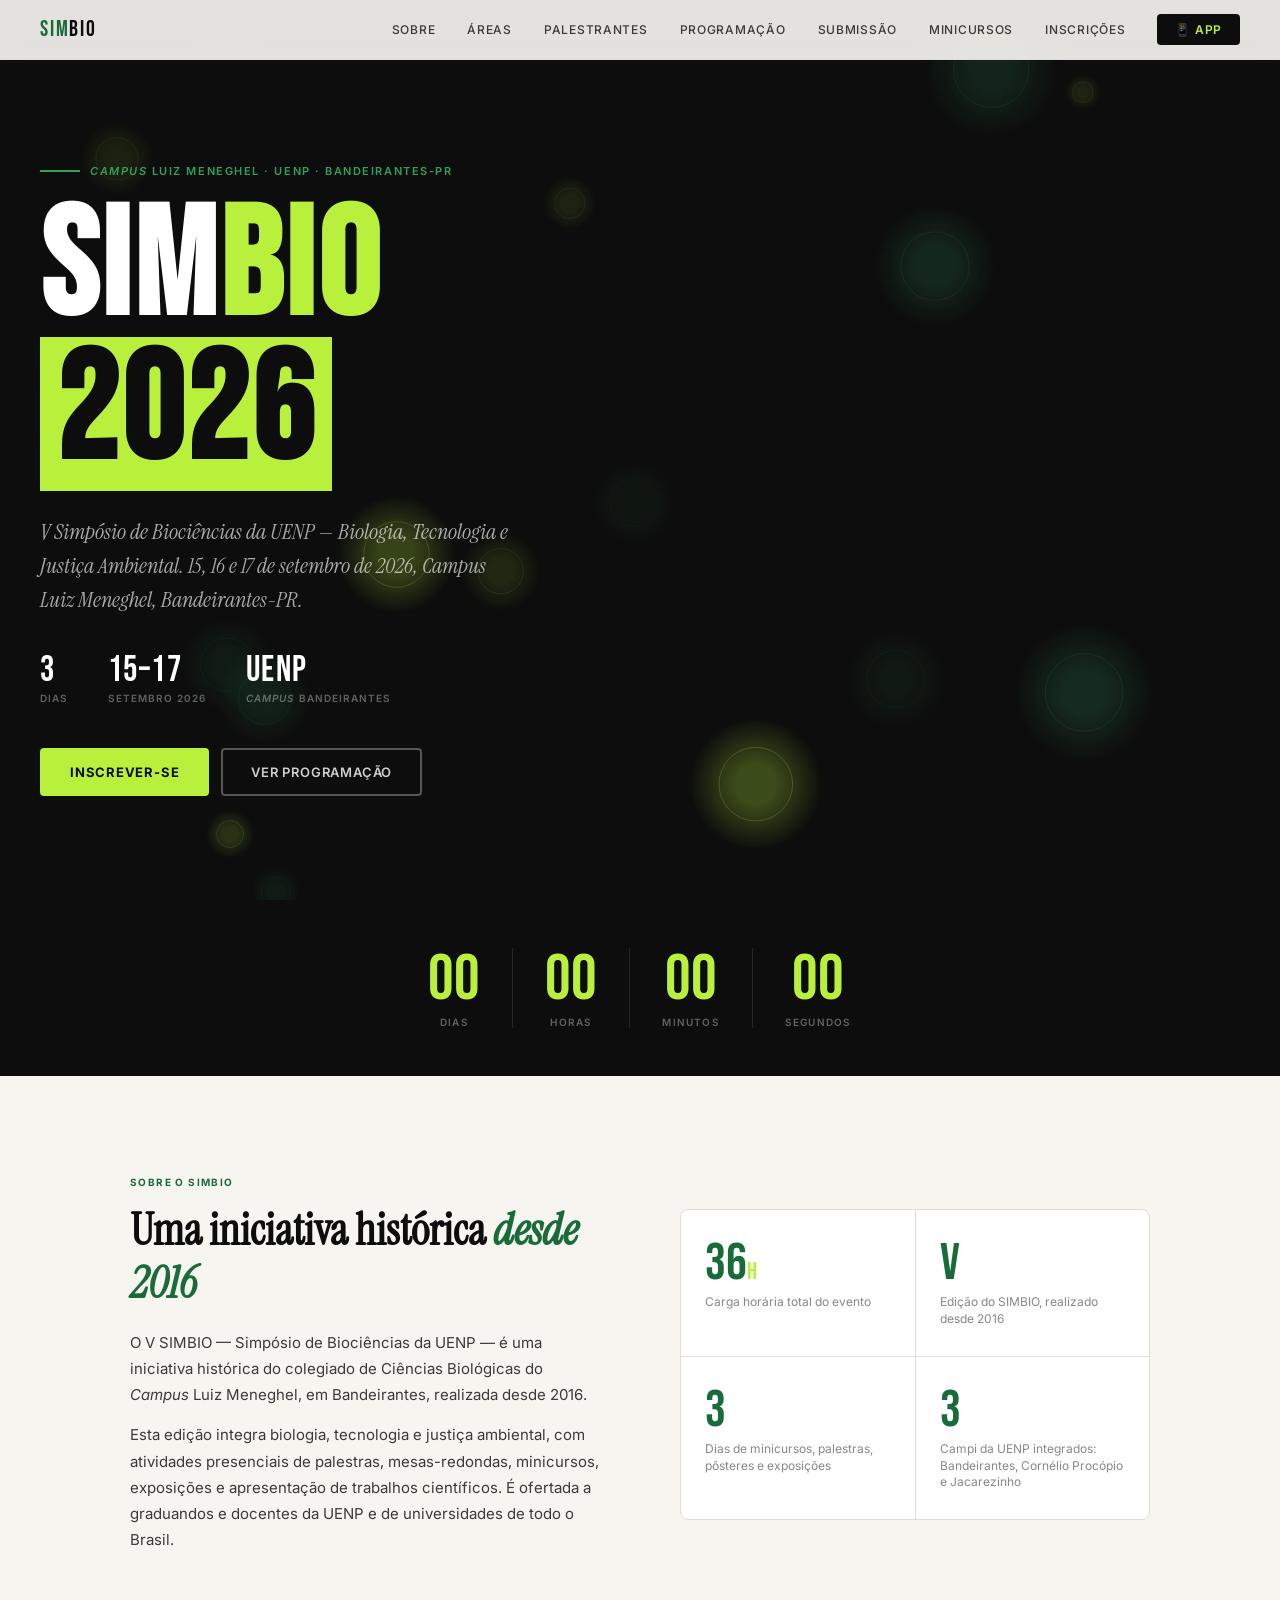
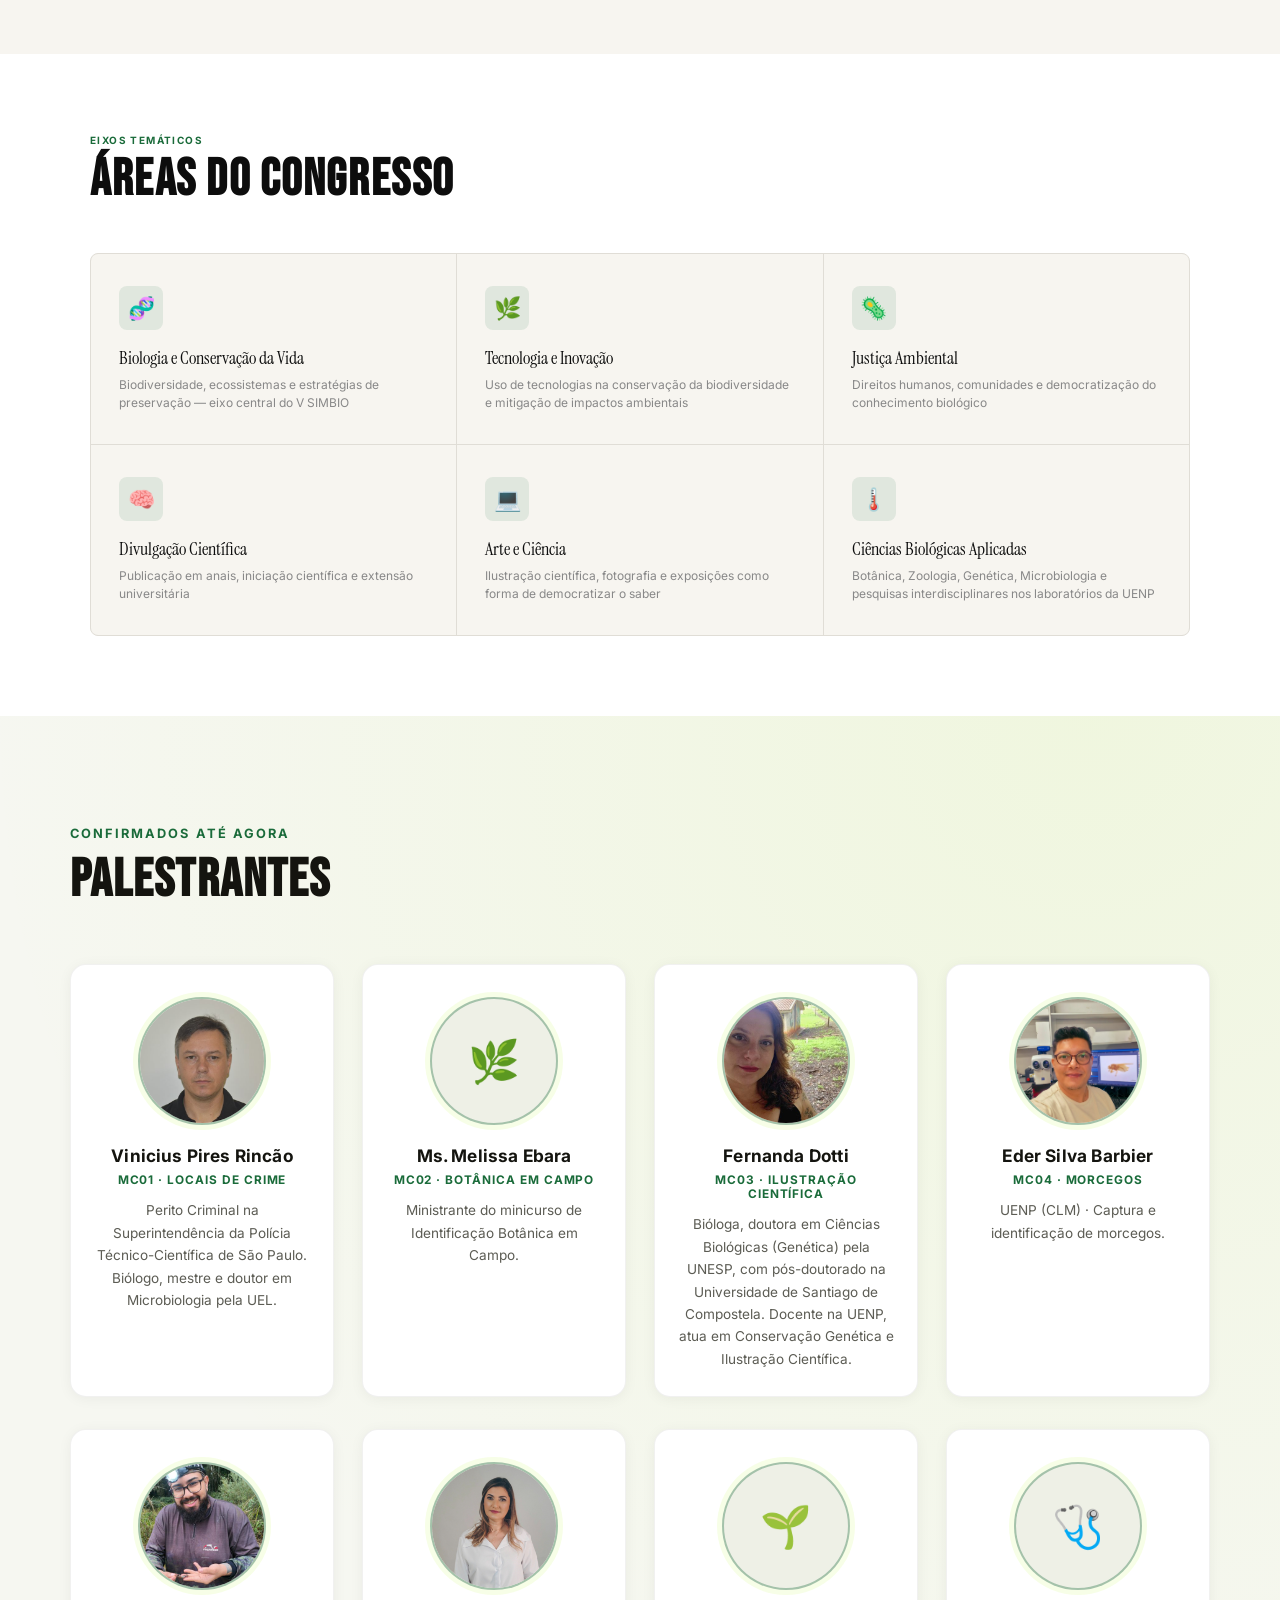
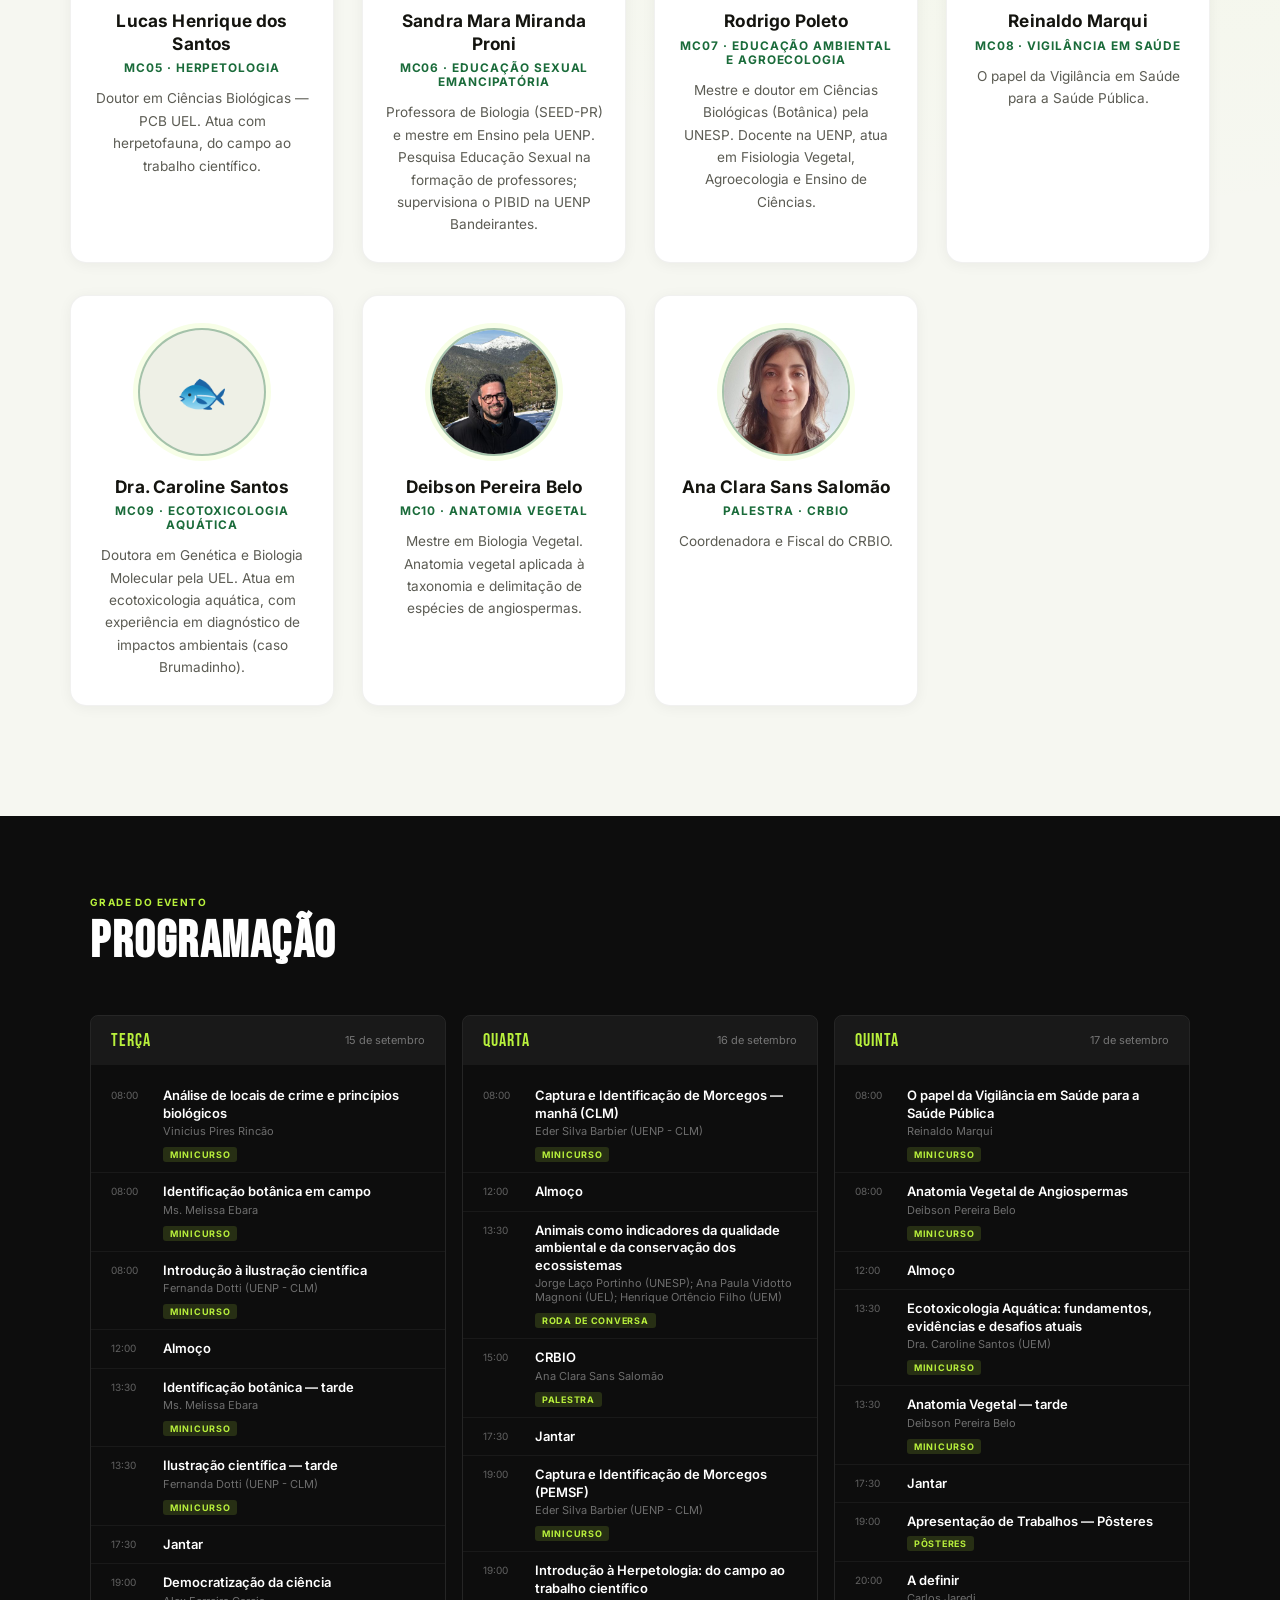
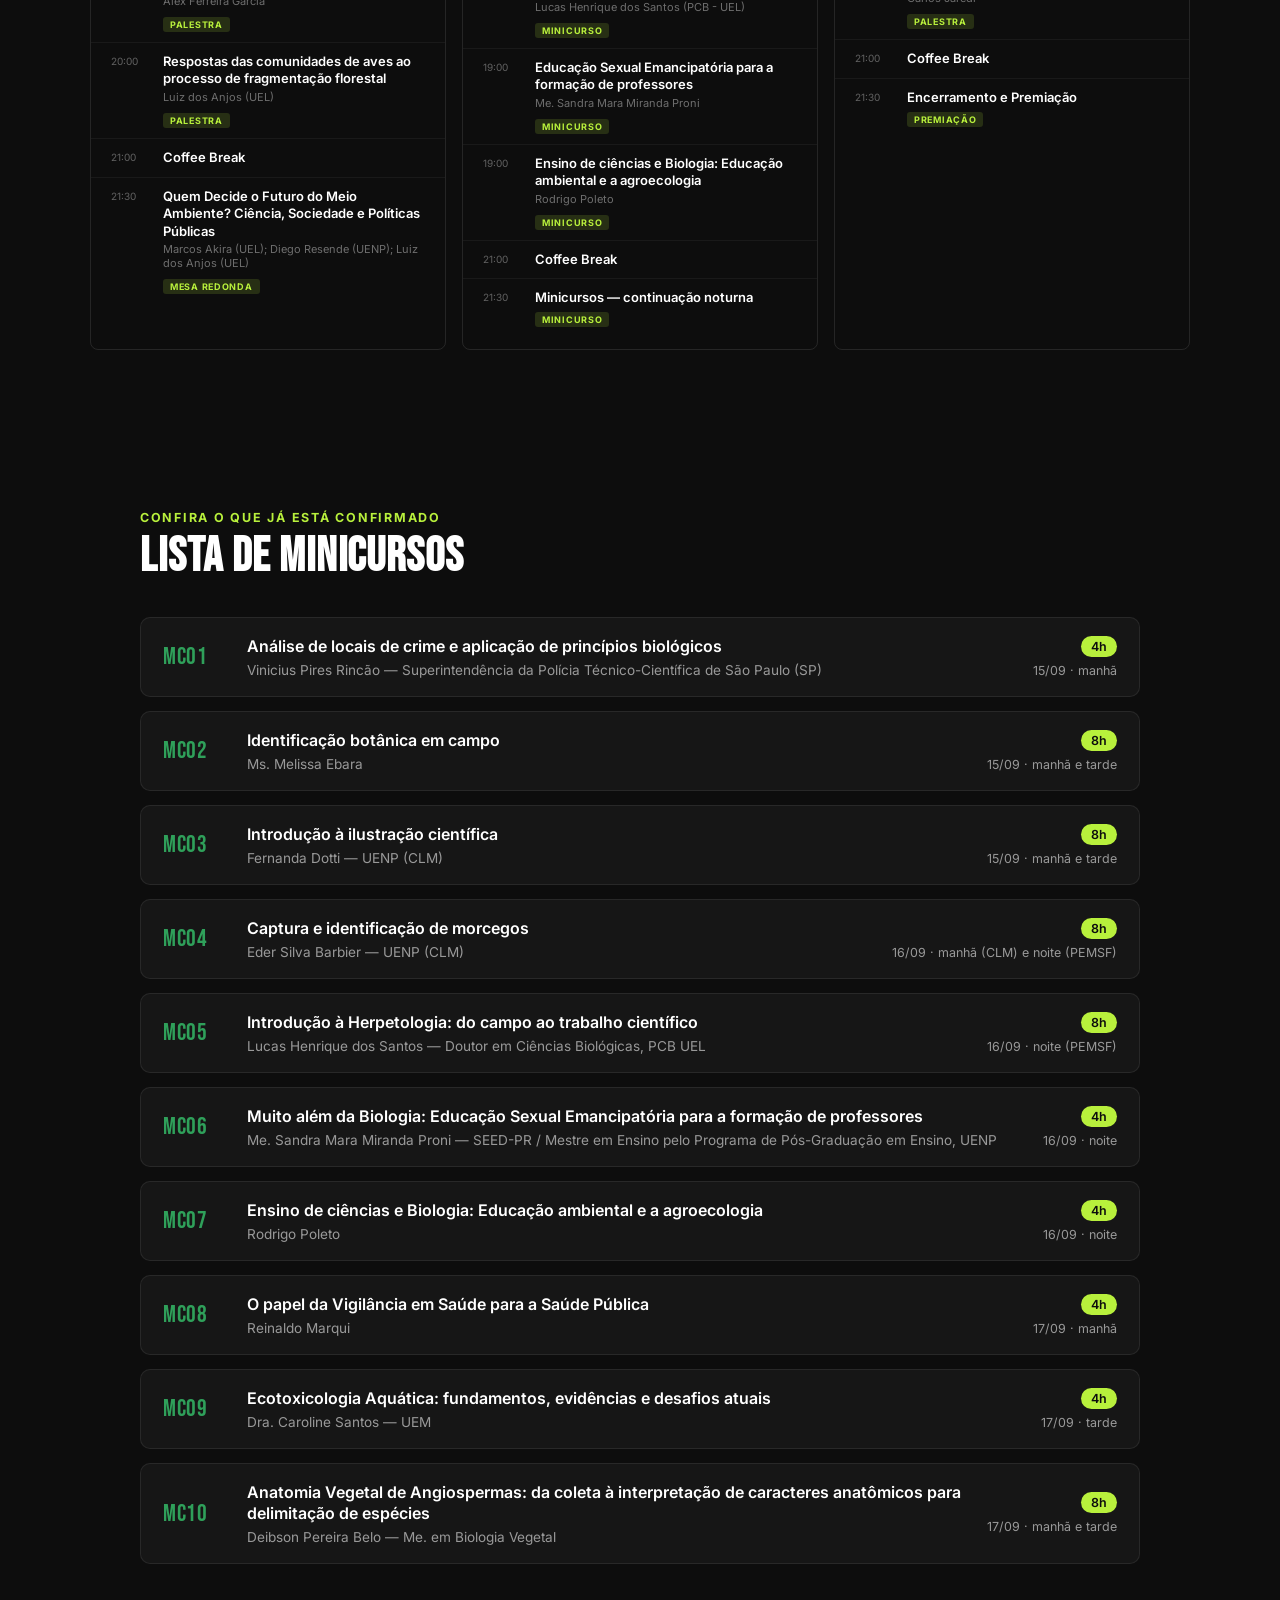
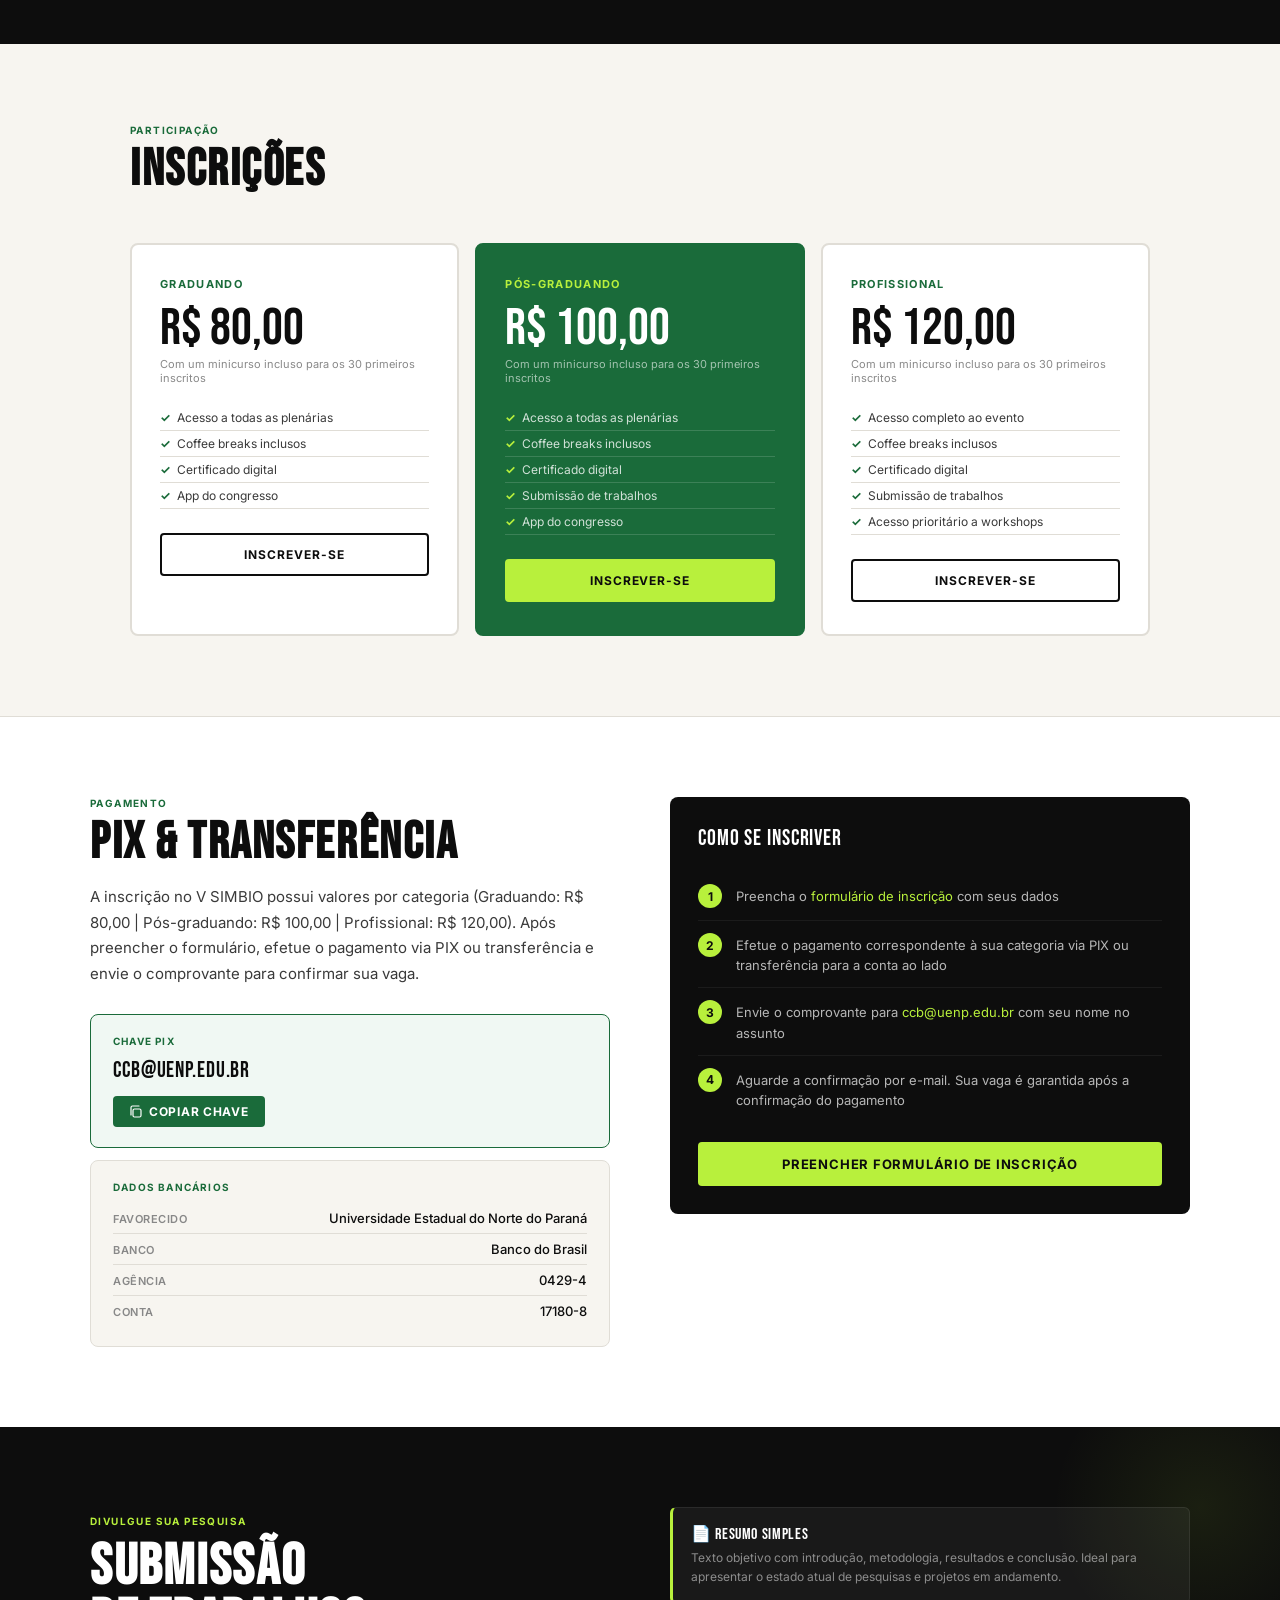
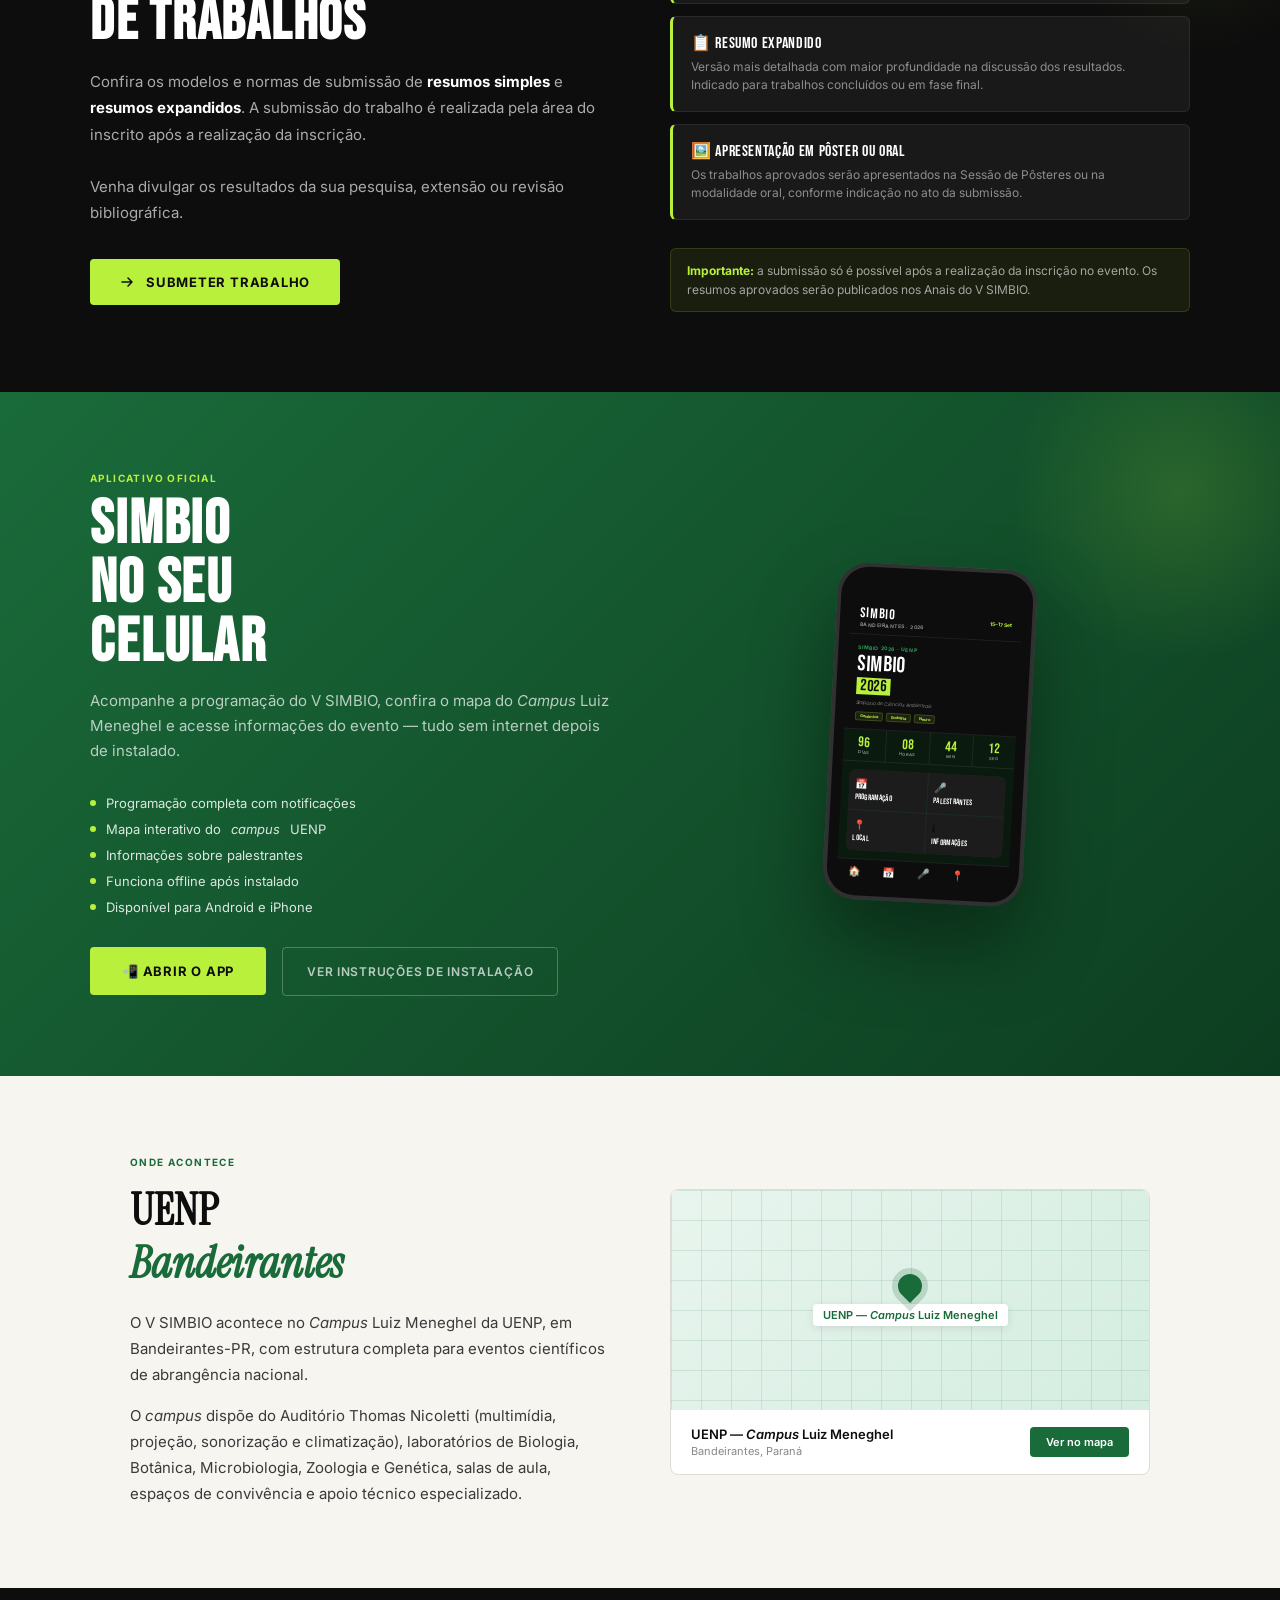
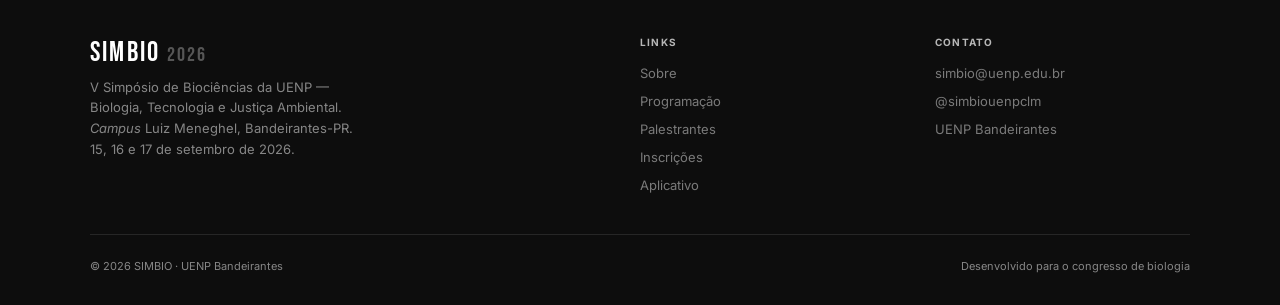
<file: index.html>
<!DOCTYPE html>
<html lang="pt-BR">
<head>
  <meta charset="UTF-8" />
  <meta name="viewport" content="width=device-width, initial-scale=1.0" />
  <title>SIMBIO 2026 — Simpósio de Biociências</title>
  <meta name="description" content="SIMBIO 2026 — 15, 16 e 17 de setembro na UENP, Bandeirantes-PR. O maior encontro científico do norte do Paraná." />

  <meta http-equiv="Cache-Control" content="no-cache, no-store, must-revalidate">
  <meta http-equiv="Pragma" content="no-cache">
  <meta http-equiv="Expires" content="0">

  <link rel="preconnect" href="https://fonts.googleapis.com" />
  <link href="https://fonts.googleapis.com/css2?family=Bebas+Neue&family=Instrument+Serif:ital@0;1&family=Inter:wght@300;400;500;600&display=swap" rel="stylesheet" />
  <link rel="stylesheet" href="style-site.css?v=2">



</style>
<style>
.sub-section {
  background: var(--ink, #0d0d0d);
  padding: 80px 40px;
  position: relative;
  overflow: hidden;
}
.sub-section::before {
  content: '';
  position: absolute;
  top: -80px; right: -80px;
  width: 320px; height: 320px;
  background: radial-gradient(circle, rgba(184,240,60,0.08) 0%, transparent 65%);
  pointer-events: none;
}
.sub-inner {
  max-width: 1100px;
  margin: 0 auto;
  display: grid;
  grid-template-columns: 1fr 1fr;
  gap: 60px;
  align-items: center;
  position: relative; z-index: 1;
}
.sub-label {
  font-size: 10px; font-weight: 700; letter-spacing: 0.14em;
  text-transform: uppercase; color: var(--acid, #b8f03c);
  margin-bottom: 12px;
}
.sub-title {
  font-family: 'Bebas Neue', sans-serif;
  font-size: clamp(36px, 5vw, 58px);
  letter-spacing: 0.03em; line-height: 0.95;
  color: var(--white, #fff);
  margin-bottom: 20px;
}
.sub-text {
  font-size: 15px; color: rgba(255,255,255,0.65);
  line-height: 1.75; margin-bottom: 32px;
}
.sub-text strong { color: var(--white, #fff); }
.sub-btn {
  display: inline-flex; align-items: center; gap: 10px;
  background: var(--acid, #b8f03c);
  color: var(--ink, #0d0d0d);
  font-size: 13px; font-weight: 700;
  letter-spacing: 0.06em; text-transform: uppercase;
  padding: 15px 30px; border-radius: 4px;
  text-decoration: none;
  transition: background .2s, transform .2s;
}
.sub-btn:hover { background: #fff; transform: translateY(-2px); }
.sub-btn svg { flex-shrink: 0; }
.sub-cards {
  display: flex; flex-direction: column; gap: 12px;
}
.sub-card {
  background: rgba(255,255,255,0.05);
  border: 1px solid rgba(255,255,255,0.08);
  border-left: 3px solid var(--acid, #b8f03c);
  border-radius: 6px;
  padding: 16px 18px;
}
.sub-card-title {
  font-family: 'Bebas Neue', sans-serif;
  font-size: 16px; letter-spacing: 0.04em;
  color: var(--white, #fff); margin-bottom: 5px;
}
.sub-card-desc { font-size: 12px; color: rgba(255,255,255,0.5); line-height: 1.55; }
.sub-obs {
  margin-top: 16px;
  padding: 12px 16px;
  background: rgba(184,240,60,0.08);
  border: 1px solid rgba(184,240,60,0.15);
  border-radius: 6px;
  font-size: 12px; color: rgba(255,255,255,0.6);
  line-height: 1.6;
}
.sub-obs strong { color: var(--acid, #b8f03c); }
@media(max-width:768px){
  .sub-section { padding: 60px 20px; }
  .sub-inner { grid-template-columns: 1fr; gap: 36px; }
}
</style>
</head>
<body>

<!-- NAV -->
<nav id="main-nav">
  <a class="nav-logo" href="#"><span>SIM</span>BIO</a>
  <div class="nav-links" id="nav-links">
    <a href="#sobre">Sobre</a>
    <a href="#areas">Áreas</a>
    <a href="#palestrantes">Palestrantes</a>
    <a href="#programacao">Programação</a>
    <a href="#submissao">Submissão</a>
    <a href="#minicursos">Minicursos</a>
    <a href="#inscricoes">Inscrições</a>
    <a href="app.html" class="nav-cta">📱 App</a>
  </div>
  <button class="nav-hamburger" id="hamburger" aria-label="Menu">
    <span></span><span></span><span></span>
  </button>
</nav>

<!-- HERO -->
<section class="hero">
  <canvas class="cell-canvas" id="cell-canvas"></canvas>
  <div class="hero-content">
    <div class="hero-eyebrow">
      <div class="eyebrow-line"></div>
      <span class="eyebrow-text"><i>Campus</i> Luiz Meneghel · UENP · Bandeirantes-PR</span>
    </div>
    <h1 class="hero-title">
      SIM<span class="accent">BIO</span><br>
      <span class="year">2026</span>
    </h1>
    <p class="hero-subtitle">V Simpósio de Biociências da UENP — Biologia, Tecnologia e Justiça Ambiental. 15, 16 e 17 de setembro de 2026, <i>Campus</i> Luiz Meneghel, Bandeirantes-PR.</p>
    <div class="hero-meta">
      <div class="meta-item">
        <span class="meta-val">3</span>
        <span class="meta-label">dias</span>
      </div>
      <div class="meta-item">
        <span class="meta-val">15–17</span>
        <span class="meta-label">Setembro 2026</span>
      </div>
      <div class="meta-item">
        <span class="meta-val">UENP</span>
        <span class="meta-label"><i>Campus</i> Bandeirantes</span>
      </div>
    </div>
    <div class="hero-actions">
      <a href="#inscricoes" class="btn-hero-primary">Inscrever-se</a>
      <a href="#programacao" class="btn-hero-secondary">Ver programação</a>
    </div>
  </div>
</section>

<!-- COUNTDOWN -->
<div class="countdown-section">
  <div class="cd-item"><span class="cd-num" id="cd-d">97</span><span class="cd-label">Dias</span></div>
  <div class="cd-item"><span class="cd-num" id="cd-h">14</span><span class="cd-label">Horas</span></div>
  <div class="cd-item"><span class="cd-num" id="cd-m">32</span><span class="cd-label">Minutos</span></div>
  <div class="cd-item"><span class="cd-num" id="cd-s">08</span><span class="cd-label">Segundos</span></div>
</div>

<!-- SOBRE -->
<section class="sobre-section" id="sobre">
  <div>
    <p class="sobre-label">Sobre o SIMBIO</p>
    <h2 class="sobre-title">Uma iniciativa histórica <em>desde 2016</em></h2>
    <div class="sobre-body">
      <p>O V SIMBIO — Simpósio de Biociências da UENP — é uma iniciativa histórica do colegiado de Ciências Biológicas do <i>Campus</i> Luiz Meneghel, em Bandeirantes, realizada desde 2016.</p>
      <p>Esta edição integra biologia, tecnologia e justiça ambiental, com atividades presenciais de palestras, mesas-redondas, minicursos, exposições e apresentação de trabalhos científicos. É ofertada a graduandos e docentes da UENP e de universidades de todo o Brasil.</p>
    </div>
  </div>
  <div class="sobre-stats">
    <div class="stat-box">
      <span class="stat-num">36<span class="stat-unit">h</span></span>
      <p class="stat-desc">Carga horária total do evento</p>
    </div>
    <div class="stat-box">
      <span class="stat-num">V</span>
      <p class="stat-desc">Edição do SIMBIO, realizado desde 2016</p>
    </div>
    <div class="stat-box">
      <span class="stat-num">3</span>
      <p class="stat-desc">Dias de minicursos, palestras, pôsteres e exposições</p>
    </div>
    <div class="stat-box">
      <span class="stat-num">3</span>
      <p class="stat-desc">Campi da UENP integrados: Bandeirantes, Cornélio Procópio e Jacarezinho</p>
    </div>
  </div>
</section>

<!-- ÁREAS -->
<section class="areas-section" id="areas">
  <div class="section-header">
    <div>
      <p class="section-label">Eixos temáticos</p>
      <h2 class="section-title">Áreas do congresso</h2>
    </div>
  </div>
  <div class="areas-grid">
    <div class="area-card">
      <div class="area-icon-wrap">🧬</div>
      <p class="area-name">Biologia e Conservação da Vida</p>
      <p class="area-desc">Biodiversidade, ecossistemas e estratégias de preservação — eixo central do V SIMBIO</p>
    </div>
    <div class="area-card">
      <div class="area-icon-wrap">🌿</div>
      <p class="area-name">Tecnologia e Inovação</p>
      <p class="area-desc">Uso de tecnologias na conservação da biodiversidade e mitigação de impactos ambientais</p>
    </div>
    <div class="area-card">
      <div class="area-icon-wrap">🦠</div>
      <p class="area-name">Justiça Ambiental</p>
      <p class="area-desc">Direitos humanos, comunidades e democratização do conhecimento biológico</p>
    </div>
    <div class="area-card">
      <div class="area-icon-wrap">🧠</div>
      <p class="area-name">Divulgação Científica</p>
      <p class="area-desc">Publicação em anais, iniciação científica e extensão universitária</p>
    </div>
    <div class="area-card">
      <div class="area-icon-wrap">💻</div>
      <p class="area-name">Arte e Ciência</p>
      <p class="area-desc">Ilustração científica, fotografia e exposições como forma de democratizar o saber</p>
    </div>
    <div class="area-card">
      <div class="area-icon-wrap">🌡️</div>
      <p class="area-name">Ciências Biológicas Aplicadas</p>
      <p class="area-desc">Botânica, Zoologia, Genética, Microbiologia e pesquisas interdisciplinares nos laboratórios da UENP</p>
    </div>
  </div>
</section>

<!-- PALESTRANTES -->
<section id="palestrantes" class="pal-section">
  <div class="pal-inner">
    <p class="section-label">Confirmados até agora</p>
    <h2 class="section-title">Palestrantes</h2>
    <div class="pal-grid">

      <div class="pal-card">
        <div class="pal-avatar"><img src="vinicius-rincao.jpg" alt="Vinicius Pires Rincão"></div>
        <p class="pal-name">Vinicius Pires Rincão</p>
        <p class="pal-topic">MC01 · Locais de crime</p>
        <p class="pal-bio">Perito Criminal na Superintendência da Polícia Técnico-Científica de São Paulo. Biólogo, mestre e doutor em Microbiologia pela UEL.</p>
      </div>

      <div class="pal-card">
        <div class="pal-avatar pal-emoji">🌿</div>
        <p class="pal-name">Ms. Melissa Ebara</p>
        <p class="pal-topic">MC02 · Botânica em campo</p>
        <p class="pal-bio">Ministrante do minicurso de Identificação Botânica em Campo.</p>
      </div>

      <div class="pal-card">
        <div class="pal-avatar"><img src="fernanda-dotti.jpg" alt="Fernanda Dotti"></div>
        <p class="pal-name">Fernanda Dotti</p>
        <p class="pal-topic">MC03 · Ilustração científica</p>
        <p class="pal-bio">Bióloga, doutora em Ciências Biológicas (Genética) pela UNESP, com pós-doutorado na Universidade de Santiago de Compostela. Docente na UENP, atua em Conservação Genética e Ilustração Científica.</p>
      </div>

      <div class="pal-card">
        <div class="pal-avatar"><img src="eder barbier.jpeg" alt="Éder Barbier"></div>
        <p class="pal-name">Eder Silva Barbier</p>
        <p class="pal-topic">MC04 · Morcegos</p>
        <p class="pal-bio">UENP (CLM) · Captura e identificação de morcegos.</p>
      </div>

      <div class="pal-card">
        <div class="pal-avatar"><img src="lucas-henrique.jpg" alt="Lucas Henrique dos Santos"></div>
        <p class="pal-name">Lucas Henrique dos Santos</p>
        <p class="pal-topic">MC05 · Herpetologia</p>
        <p class="pal-bio">Doutor em Ciências Biológicas — PCB UEL. Atua com herpetofauna, do campo ao trabalho científico.</p>
      </div>

      <div class="pal-card">
        <div class="pal-avatar"><img src="Sandra mara.jpeg" alt="Sandra Mara Miranda Proni"></div>
        <p class="pal-name">Sandra Mara Miranda Proni</p>
        <p class="pal-topic">MC06 · Educação Sexual Emancipatória</p>
        <p class="pal-bio">Professora de Biologia (SEED-PR) e mestre em Ensino pela UENP. Pesquisa Educação Sexual na formação de professores; supervisiona o PIBID na UENP Bandeirantes.</p>
      </div>

      <div class="pal-card">
        <div class="pal-avatar pal-emoji">🌱</div>
        <p class="pal-name">Rodrigo Poleto</p>
        <p class="pal-topic">MC07 · Educação ambiental e agroecologia</p>
        <p class="pal-bio">Mestre e doutor em Ciências Biológicas (Botânica) pela UNESP. Docente na UENP, atua em Fisiologia Vegetal, Agroecologia e Ensino de Ciências.</p>
      </div>

      <div class="pal-card">
        <div class="pal-avatar pal-emoji">🩺</div>
        <p class="pal-name">Reinaldo Marqui</p>
        <p class="pal-topic">MC08 · Vigilância em Saúde</p>
        <p class="pal-bio">O papel da Vigilância em Saúde para a Saúde Pública.</p>
      </div>

      <div class="pal-card">
        <div class="pal-avatar pal-emoji">🐟</div>
        <p class="pal-name">Dra. Caroline Santos</p>
        <p class="pal-topic">MC09 · Ecotoxicologia Aquática</p>
        <p class="pal-bio">Doutora em Genética e Biologia Molecular pela UEL. Atua em ecotoxicologia aquática, com experiência em diagnóstico de impactos ambientais (caso Brumadinho).</p>
      </div>

      <div class="pal-card">
        <div class="pal-avatar"><img src="deibson-belo.jpg" alt="Deibson Pereira Belo"></div>
        <p class="pal-name">Deibson Pereira Belo</p>
        <p class="pal-topic">MC10 · Anatomia Vegetal</p>
        <p class="pal-bio">Mestre em Biologia Vegetal. Anatomia vegetal aplicada à taxonomia e delimitação de espécies de angiospermas.</p>
      </div>

      <div class="pal-card">
        <div class="pal-avatar"><img src="ana-clara.jpg" alt="Ana Clara Sans Salomão"></div>
        <p class="pal-name">Ana Clara Sans Salomão</p>
        <p class="pal-topic">Palestra · CRBIO</p>
        <p class="pal-bio">Coordenadora e Fiscal do CRBIO.</p>
      </div>

    </div>
  </div>
</section>

<!-- PROGRAMAÇÃO -->
<section class="prog-section" id="programacao">
  <div class="prog-inner">
    <p class="section-label">Grade do evento</p>
    <h2 class="section-title">Programação</h2>
    <div class="prog-days">
      <div class="prog-day">
        <div class="prog-day-header"><span class="prog-day-name">Terça</span><span class="prog-day-date">15 de setembro</span></div>
        <div class="prog-items">
          <div class="prog-item"><span class="prog-time">08:00</span><div><p class="prog-name">Análise de locais de crime e princípios biológicos</p>
            <p class="prog-speaker">Vinicius Pires Rincão</p>
            <span class="prog-tag">Minicurso</span></div></div>
          <div class="prog-item"><span class="prog-time">08:00</span><div><p class="prog-name">Identificação botânica em campo</p>
            <p class="prog-speaker">Ms. Melissa Ebara</p>
            <span class="prog-tag">Minicurso</span></div></div>
          <div class="prog-item"><span class="prog-time">08:00</span><div><p class="prog-name">Introdução à ilustração científica</p>
            <p class="prog-speaker">Fernanda Dotti (UENP - CLM)</p>
            <span class="prog-tag">Minicurso</span></div></div>
          <div class="prog-item"><span class="prog-time">12:00</span><div><p class="prog-name">Almoço</p></div></div>
          <div class="prog-item"><span class="prog-time">13:30</span><div><p class="prog-name">Identificação botânica — tarde</p>
            <p class="prog-speaker">Ms. Melissa Ebara</p>
            <span class="prog-tag">Minicurso</span></div></div>
          <div class="prog-item"><span class="prog-time">13:30</span><div><p class="prog-name">Ilustração científica — tarde</p>
            <p class="prog-speaker">Fernanda Dotti (UENP - CLM)</p>
            <span class="prog-tag">Minicurso</span></div></div>
          <div class="prog-item"><span class="prog-time">17:30</span><div><p class="prog-name">Jantar</p></div></div>
          <div class="prog-item"><span class="prog-time">19:00</span><div><p class="prog-name">Democratização da ciência</p>
            <p class="prog-speaker">Alex Ferreira Garcia</p>
            <span class="prog-tag">Palestra</span></div></div>
          <div class="prog-item"><span class="prog-time">20:00</span><div><p class="prog-name">Respostas das comunidades de aves ao processo de fragmentação florestal</p>
            <p class="prog-speaker">Luiz dos Anjos (UEL)</p>
            <span class="prog-tag">Palestra</span></div></div>
          <div class="prog-item"><span class="prog-time">21:00</span><div><p class="prog-name">Coffee Break</p></div></div>
          <div class="prog-item"><span class="prog-time">21:30</span><div><p class="prog-name">Quem Decide o Futuro do Meio Ambiente? Ciência, Sociedade e Políticas Públicas</p>
            <p class="prog-speaker">Marcos Akira (UEL); Diego Resende (UENP); Luiz dos Anjos (UEL)</p>
            <span class="prog-tag">Mesa Redonda</span></div></div>
        </div>
      </div>
      <div class="prog-day">
        <div class="prog-day-header"><span class="prog-day-name">Quarta</span><span class="prog-day-date">16 de setembro</span></div>
        <div class="prog-items">
          <div class="prog-item"><span class="prog-time">08:00</span><div><p class="prog-name">Captura e Identificação de Morcegos — manhã (CLM)</p>
            <p class="prog-speaker">Eder Silva Barbier (UENP - CLM)</p>
            <span class="prog-tag">Minicurso</span></div></div>
          <div class="prog-item"><span class="prog-time">12:00</span><div><p class="prog-name">Almoço</p></div></div>
          <div class="prog-item"><span class="prog-time">13:30</span><div><p class="prog-name">Animais como indicadores da qualidade ambiental e da conservação dos ecossistemas</p>
            <p class="prog-speaker">Jorge Laço Portinho (UNESP); Ana Paula Vidotto Magnoni (UEL); Henrique Ortêncio Filho (UEM)</p>
            <span class="prog-tag">Roda de Conversa</span></div></div>
          <div class="prog-item"><span class="prog-time">15:00</span><div><p class="prog-name">CRBIO</p>
            <p class="prog-speaker">Ana Clara Sans Salomão</p>
            <span class="prog-tag">Palestra</span></div></div>
          <div class="prog-item"><span class="prog-time">17:30</span><div><p class="prog-name">Jantar</p></div></div>
          <div class="prog-item"><span class="prog-time">19:00</span><div><p class="prog-name">Captura e Identificação de Morcegos (PEMSF)</p>
            <p class="prog-speaker">Eder Silva Barbier (UENP - CLM)</p>
            <span class="prog-tag">Minicurso</span></div></div>
          <div class="prog-item"><span class="prog-time">19:00</span><div><p class="prog-name">Introdução à Herpetologia: do campo ao trabalho científico</p>
            <p class="prog-speaker">Lucas Henrique dos Santos (PCB - UEL)</p>
            <span class="prog-tag">Minicurso</span></div></div>
          <div class="prog-item"><span class="prog-time">19:00</span><div><p class="prog-name">Educação Sexual Emancipatória para a formação de professores</p>
            <p class="prog-speaker">Me. Sandra Mara Miranda Proni</p>
            <span class="prog-tag">Minicurso</span></div></div>
          <div class="prog-item"><span class="prog-time">19:00</span><div><p class="prog-name">Ensino de ciências e Biologia: Educação ambiental e a agroecologia</p>
            <p class="prog-speaker">Rodrigo Poleto</p>
            <span class="prog-tag">Minicurso</span></div></div>
          <div class="prog-item"><span class="prog-time">21:00</span><div><p class="prog-name">Coffee Break</p></div></div>
          <div class="prog-item"><span class="prog-time">21:30</span><div><p class="prog-name">Minicursos — continuação noturna</p>
            <span class="prog-tag">Minicurso</span></div></div>
        </div>
      </div>
      <div class="prog-day">
        <div class="prog-day-header"><span class="prog-day-name">Quinta</span><span class="prog-day-date">17 de setembro</span></div>
        <div class="prog-items">
          <div class="prog-item"><span class="prog-time">08:00</span><div><p class="prog-name">O papel da Vigilância em Saúde para a Saúde Pública</p>
            <p class="prog-speaker">Reinaldo Marqui</p>
            <span class="prog-tag">Minicurso</span></div></div>
          <div class="prog-item"><span class="prog-time">08:00</span><div><p class="prog-name">Anatomia Vegetal de Angiospermas</p>
            <p class="prog-speaker">Deibson Pereira Belo</p>
            <span class="prog-tag">Minicurso</span></div></div>
          <div class="prog-item"><span class="prog-time">12:00</span><div><p class="prog-name">Almoço</p></div></div>
          <div class="prog-item"><span class="prog-time">13:30</span><div><p class="prog-name">Ecotoxicologia Aquática: fundamentos, evidências e desafios atuais</p>
            <p class="prog-speaker">Dra. Caroline Santos (UEM)</p>
            <span class="prog-tag">Minicurso</span></div></div>
          <div class="prog-item"><span class="prog-time">13:30</span><div><p class="prog-name">Anatomia Vegetal — tarde</p>
            <p class="prog-speaker">Deibson Pereira Belo</p>
            <span class="prog-tag">Minicurso</span></div></div>
          <div class="prog-item"><span class="prog-time">17:30</span><div><p class="prog-name">Jantar</p></div></div>
          <div class="prog-item"><span class="prog-time">19:00</span><div><p class="prog-name">Apresentação de Trabalhos — Pôsteres</p>
            <span class="prog-tag">Pôsteres</span></div></div>
          <div class="prog-item"><span class="prog-time">20:00</span><div><p class="prog-name">A definir</p>
            <p class="prog-speaker">Carlos Jaredi</p>
            <span class="prog-tag">Palestra</span></div></div>
          <div class="prog-item"><span class="prog-time">21:00</span><div><p class="prog-name">Coffee Break</p></div></div>
          <div class="prog-item"><span class="prog-time">21:30</span><div><p class="prog-name">Encerramento e Premiação</p>
            <span class="prog-tag">Premiação</span></div></div>
        </div>
      </div>
    </div>
  </div>
</section>

<!-- LISTA DE MINICURSOS -->
<section class="mc-section" id="minicursos">
  <style>
    .mc-section{
      background:#0d0d0d;
      color:#fff;
      padding:80px 24px;
    }
    .mc-inner{ max-width:1000px; margin:0 auto; }
    .mc-section .section-label{
      font-family:'Inter',sans-serif;
      text-transform:uppercase;
      letter-spacing:.14em;
      font-size:.78rem;
      color:#b8f03c;
      margin:0 0 8px;
    }
    .mc-section .section-title{
      font-family:'Bebas Neue',sans-serif;
      font-size:clamp(2rem,5vw,3rem);
      letter-spacing:.02em;
      margin:0 0 36px;
      color:#fff;
    }
    .mc-list{ display:flex; flex-direction:column; gap:14px; }
    .mc-card{
      display:grid;
      grid-template-columns:64px 1fr auto;
      gap:16px 20px;
      align-items:center;
      background:#161616;
      border:1px solid rgba(255,255,255,0.08);
      border-radius:10px;
      padding:18px 22px;
    }
    .mc-code{
      font-family:'Bebas Neue',sans-serif;
      font-size:1.5rem;
      color:#2fa05a;
      letter-spacing:.03em;
    }
    .mc-title{
      font-family:'Inter',sans-serif;
      font-weight:600;
      font-size:1rem;
      color:#fff;
      margin:0 0 4px;
      line-height:1.35;
    }
    .mc-speaker{
      font-family:'Inter',sans-serif;
      font-size:.85rem;
      color:#999;
      margin:0;
    }
    .mc-meta{
      display:flex;
      flex-direction:column;
      align-items:flex-end;
      gap:6px;
      text-align:right;
      white-space:nowrap;
    }
    .mc-hours{
      font-family:'Inter',sans-serif;
      font-size:.78rem;
      font-weight:600;
      color:#0d0d0d;
      background:#b8f03c;
      padding:3px 10px;
      border-radius:20px;
    }
    .mc-date{
      font-family:'Inter',sans-serif;
      font-size:.78rem;
      color:#999;
    }
    @media (max-width:640px){
      .mc-card{ grid-template-columns:1fr; text-align:left; }
      .mc-meta{ align-items:flex-start; text-align:left; flex-direction:row; }
    }
  </style>
  <div class="mc-inner">
    <p class="section-label">Confira o que já está confirmado</p>
    <h2 class="section-title">Lista de Minicursos</h2>
    <div class="mc-list">
      <div class="mc-card">
        <span class="mc-code">MC01</span>
        <div>
          <p class="mc-title">Análise de locais de crime e aplicação de princípios biológicos</p>
          <p class="mc-speaker">Vinicius Pires Rincão — Superintendência da Polícia Técnico-Científica de São Paulo (SP)</p>
        </div>
        <div class="mc-meta"><span class="mc-hours">4h</span><span class="mc-date">15/09 · manhã</span></div>
      </div>
      <div class="mc-card">
        <span class="mc-code">MC02</span>
        <div>
          <p class="mc-title">Identificação botânica em campo</p>
          <p class="mc-speaker">Ms. Melissa Ebara</p>
        </div>
        <div class="mc-meta"><span class="mc-hours">8h</span><span class="mc-date">15/09 · manhã e tarde</span></div>
      </div>
      <div class="mc-card">
        <span class="mc-code">MC03</span>
        <div>
          <p class="mc-title">Introdução à ilustração científica</p>
          <p class="mc-speaker">Fernanda Dotti — UENP (CLM)</p>
        </div>
        <div class="mc-meta"><span class="mc-hours">8h</span><span class="mc-date">15/09 · manhã e tarde</span></div>
      </div>
      <div class="mc-card">
        <span class="mc-code">MC04</span>
        <div>
          <p class="mc-title">Captura e identificação de morcegos</p>
          <p class="mc-speaker">Eder Silva Barbier — UENP (CLM)</p>
        </div>
        <div class="mc-meta"><span class="mc-hours">8h</span><span class="mc-date">16/09 · manhã (CLM) e noite (PEMSF)</span></div>
      </div>
      <div class="mc-card">
        <span class="mc-code">MC05</span>
        <div>
          <p class="mc-title">Introdução à Herpetologia: do campo ao trabalho científico</p>
          <p class="mc-speaker">Lucas Henrique dos Santos — Doutor em Ciências Biológicas, PCB UEL</p>
        </div>
        <div class="mc-meta"><span class="mc-hours">8h</span><span class="mc-date">16/09 · noite (PEMSF)</span></div>
      </div>
      <div class="mc-card">
        <span class="mc-code">MC06</span>
        <div>
          <p class="mc-title">Muito além da Biologia: Educação Sexual Emancipatória para a formação de professores</p>
          <p class="mc-speaker">Me. Sandra Mara Miranda Proni — SEED-PR / Mestre em Ensino pelo Programa de Pós-Graduação em Ensino, UENP</p>
        </div>
        <div class="mc-meta"><span class="mc-hours">4h</span><span class="mc-date">16/09 · noite</span></div>
      </div>
      <div class="mc-card">
        <span class="mc-code">MC07</span>
        <div>
          <p class="mc-title">Ensino de ciências e Biologia: Educação ambiental e a agroecologia</p>
          <p class="mc-speaker">Rodrigo Poleto</p>
        </div>
        <div class="mc-meta"><span class="mc-hours">4h</span><span class="mc-date">16/09 · noite</span></div>
      </div>
      <div class="mc-card">
        <span class="mc-code">MC08</span>
        <div>
          <p class="mc-title">O papel da Vigilância em Saúde para a Saúde Pública</p>
          <p class="mc-speaker">Reinaldo Marqui</p>
        </div>
        <div class="mc-meta"><span class="mc-hours">4h</span><span class="mc-date">17/09 · manhã</span></div>
      </div>
      <div class="mc-card">
        <span class="mc-code">MC09</span>
        <div>
          <p class="mc-title">Ecotoxicologia Aquática: fundamentos, evidências e desafios atuais</p>
          <p class="mc-speaker">Dra. Caroline Santos — UEM</p>
        </div>
        <div class="mc-meta"><span class="mc-hours">4h</span><span class="mc-date">17/09 · tarde</span></div>
      </div>
      <div class="mc-card">
        <span class="mc-code">MC10</span>
        <div>
          <p class="mc-title">Anatomia Vegetal de Angiospermas: da coleta à interpretação de caracteres anatômicos para delimitação de espécies</p>
          <p class="mc-speaker">Deibson Pereira Belo — Me. em Biologia Vegetal</p>
        </div>
        <div class="mc-meta"><span class="mc-hours">8h</span><span class="mc-date">17/09 · manhã e tarde</span></div>
      </div>
    </div>
  </div>
</section>

<!--INSCRICOES-->
<section class="insc-section" id="inscricoes">
  <p class="section-label">Participação</p>
  <h2 class="section-title">Inscrições</h2>
  <div class="insc-grid">
    <div class="insc-card">
      <p class="insc-type">Graduando</p>
      <p class="insc-price">R$ 80,00</p>
      <p class="insc-price-label">Com um minicurso incluso para os 30 primeiros inscritos</p>
      <ul class="insc-features">
        <li>Acesso a todas as plenárias</li>
        <li>Coffee breaks inclusos</li>
        <li>Certificado digital</li>
        <li>App do congresso</li>
      </ul>
      <a href="https://forms.gle/tLQHafhyTecFAwBt8" target="_blank" class="btn-insc">Inscrever-se</a>
    </div>
    <div class="insc-card featured">
      <p class="insc-type">Pós-graduando</p>
      <p class="insc-price">R$ 100,00</p>
      <p class="insc-price-label">Com um minicurso incluso para os 30 primeiros inscritos</p>
      <ul class="insc-features">
        <li>Acesso a todas as plenárias</li>
        <li>Coffee breaks inclusos</li>
        <li>Certificado digital</li>
        <li>Submissão de trabalhos</li>
        <li>App do congresso</li>
      </ul>
      <a href="https://forms.gle/tLQHafhyTecFAwBt8" target="_blank" class="btn-insc">Inscrever-se</a>
    </div>
    <div class="insc-card">
      <p class="insc-type">Profissional</p>
      <p class="insc-price">R$ 120,00</p>
      <p class="insc-price-label">Com um minicurso incluso para os 30 primeiros inscritos</p>
      <ul class="insc-features">
        <li>Acesso completo ao evento</li>
        <li>Coffee breaks inclusos</li>
        <li>Certificado digital</li>
        <li>Submissão de trabalhos</li>
        <li>Acesso prioritário a workshops</li>
      </ul>
      <a href="https://forms.gle/tLQHafhyTecFAwBt8" target="_blank" class="btn-insc">Inscrever-se</a>
    </div>
  </div>
</section>

<!--PIX E PAGAMENTO-->
<section class="pix-section" id="pagamento">
  <div class="pix-inner">
    <div class="pix-left">
      <p class="section-label">Pagamento</p>
      <h2 class="section-title">PIX &amp; Transferência</h2>
      <p class="pix-desc">A inscrição no V SIMBIO possui valores por categoria (Graduando: R$ 80,00 | Pós-graduando: R$ 100,00 | Profissional: R$ 120,00). Após preencher o formulário, efetue o pagamento via PIX ou transferência e envie o comprovante para confirmar sua vaga.</p>

      <div class="pix-cards">

        <div class="pix-card pix-card-highlight">
          <div class="pix-card-label">Chave PIX</div>
          <div class="pix-key" id="pix-key">ccb@uenp.edu.br</div>
          <button class="pix-copy-btn" onclick="copyPix()">
            <svg width="14" height="14" viewBox="0 0 14 14" fill="none"><rect x="4" y="4" width="8" height="8" rx="1.5" stroke="currentColor" stroke-width="1.2"/><path d="M2 10V2.5A1.5 1.5 0 013.5 1H10" stroke="currentColor" stroke-width="1.2" stroke-linecap="round"/></svg>
            <span id="copy-label">Copiar chave</span>
          </button>
        </div>

        <div class="pix-card">
          <div class="pix-card-label">Dados bancários</div>
          <div class="pix-bank-rows">
            <div class="pix-bank-row"><span class="pbr-label">Favorecido</span><span class="pbr-val">Universidade Estadual do Norte do Paraná</span></div>
            <div class="pix-bank-row"><span class="pbr-label">Banco</span><span class="pbr-val">Banco do Brasil</span></div>
            <div class="pix-bank-row"><span class="pbr-label">Agência</span><span class="pbr-val">0429-4</span></div>
            <div class="pix-bank-row"><span class="pbr-label">Conta</span><span class="pbr-val">17180-8</span></div>
          </div>
        </div>

      </div>
    </div>

    <div class="pix-right">
      <div class="pix-steps">
        <div class="pix-step-title">Como se inscriver</div>
        <div class="pix-step">
          <div class="pix-step-num">1</div>
          <div class="pix-step-text">Preencha o <a href="https://forms.gle/tLQHafhyTecFAwBt8" target="_blank">formulário de inscrição</a> com seus dados</div>
        </div>
        <div class="pix-step">
          <div class="pix-step-num">2</div>
          <div class="pix-step-text">Efetue o pagamento correspondente à sua categoria via PIX ou transferência para a conta ao lado</div>
        </div>
        <div class="pix-step">
          <div class="pix-step-num">3</div>
          <div class="pix-step-text">Envie o comprovante para <a href="mailto:ccb@uenp.edu.br">ccb@uenp.edu.br</a> com seu nome no assunto</div>
        </div>
        <div class="pix-step">
          <div class="pix-step-num">4</div>
          <div class="pix-step-text">Aguarde a confirmação por e-mail. Sua vaga é garantida após a confirmação do pagamento</div>
        </div>
        <a href="https://forms.gle/tLQHafhyTecFAwBt8" target="_blank" class="pix-cta">Preencher formulário de inscrição</a>
      </div>
    </div>
  </div>
</section>

<script>
  function copyPix() {
  // Pega o texto de dentro da div com id "pix-key"
  const pixKeyText = document.getElementById("pix-key").innerText;
  const copyLabel = document.getElementById("copy-label");

  // API moderna de área de transferência (Funciona perfeitamente em PCs e Celulares modernos)
  if (navigator.clipboard && window.isSecureContext) {
    navigator.clipboard.writeText(pixKeyText).then(() => {
      showSuccessFeedback(copyLabel);
    }).catch(err => {
      console.error("Erro ao copiar: ", err);
      fallbackCopyText(pixKeyText, copyLabel); // Tenta o método antigo caso falhe
    });
  } else {
    // Método alternativo para navegadores mais antigos ou conexões HTTP sem SSL
    fallbackCopyText(pixKeyText, copyLabel);
  }
}

// Método antigo de cópia como plano de fundo de segurança para celulares antigos
function fallbackCopyText(text, labelElement) {
  const textArea = document.createElement("textarea");
  textArea.value = text;
  textArea.style.position = "fixed"; // Evita scroll na tela do celular
  document.body.appendChild(textArea);
  textArea.focus();
  textArea.select();
  
  try {
    document.execCommand('copy');
    showSuccessFeedback(labelElement);
  } catch (err) {
    labelElement.innerText = "Erro ao copiar";
  }
  
  document.body.removeChild(textArea);
}

// Muda o texto do botão temporariamente para avisar que deu certo
function showSuccessFeedback(element) {
  element.innerText = "Copiado!";
  setTimeout(() => {
    element.innerText = "Copiar chave";
  }, 2000); // Volta ao texto original após 2 segundos
}
</script>


<!-- SUBMISSÃO -->
<section class="sub-section" id="submissao">
  <div class="sub-inner">
    <div>
      <p class="sub-label">Divulgue sua pesquisa</p>
      <h2 class="sub-title">Submissão<br>de Trabalhos</h2>
      <p class="sub-text">
        Confira os modelos e normas de submissão de <strong>resumos simples</strong> e <strong>resumos expandidos</strong>.
        A submissão do trabalho é realizada pela área do inscrito após a realização da inscrição.<br><br>
        Venha divulgar os resultados da sua pesquisa, extensão ou revisão bibliográfica.
      </p>
      <a href="https://suap.uenp.edu.br/eventos/inscricao/18/" target="_blank" class="sub-btn">
        <svg width="16" height="16" viewBox="0 0 16 16" fill="none"><path d="M2 8h10M8 4l4 4-4 4" stroke="currentColor" stroke-width="1.5" stroke-linecap="round" stroke-linejoin="round"/></svg>
        Submeter trabalho
      </a>
    </div>
    <div class="sub-cards">
      <div class="sub-card">
        <p class="sub-card-title">📄 Resumo Simples</p>
        <p class="sub-card-desc">Texto objetivo com introdução, metodologia, resultados e conclusão. Ideal para apresentar o estado atual de pesquisas e projetos em andamento.</p>
      </div>
      <div class="sub-card">
        <p class="sub-card-title">📋 Resumo Expandido</p>
        <p class="sub-card-desc">Versão mais detalhada com maior profundidade na discussão dos resultados. Indicado para trabalhos concluídos ou em fase final.</p>
      </div>
      <div class="sub-card">
        <p class="sub-card-title">🖼️ Apresentação em Pôster ou Oral</p>
        <p class="sub-card-desc">Os trabalhos aprovados serão apresentados na Sessão de Pôsteres ou na modalidade oral, conforme indicação no ato da submissão.</p>
      </div>
      <div class="sub-obs">
        <strong>Importante:</strong> a submissão só é possível após a realização da inscrição no evento. Os resumos aprovados serão publicados nos Anais do V SIMBIO.
      </div>
    </div>
  </div>
</section>

<!-- APP DOWNLOAD -->
<section class="app-section" id="app">
  <div class="app-inner">
    <div>
      <p class="app-label">Aplicativo oficial</p>
      <h2 class="app-title">SIMBIO<br>no seu<br>celular</h2>
      <p class="app-desc">Acompanhe a programação do V SIMBIO, confira o mapa do <i>Campus</i> Luiz Meneghel e acesse informações do evento — tudo sem internet depois de instalado.</p>
      <div class="app-features">
        <div class="app-feat"><div class="app-feat-dot"></div>Programação completa com notificações</div>
        <div class="app-feat"><div class="app-feat-dot"></div>Mapa interativo do <i>campus</i> UENP</div>
        <div class="app-feat"><div class="app-feat-dot"></div>Informações sobre palestrantes</div>
        <div class="app-feat"><div class="app-feat-dot"></div>Funciona offline após instalado</div>
        <div class="app-feat"><div class="app-feat-dot"></div>Disponível para Android e iPhone</div>
      </div>
      <a href="app.html" class="btn-download">📲 Abrir o app</a>
      <a href="app.html" class="btn-download-ghost">Ver instruções de instalação</a>
    </div>
    <div class="app-mockup">
      <div class="phone-frame">
        <div class="phone-notch"></div>
        <div class="phone-screen">
          <!-- Header -->
          <div style="background:#0d0d0d;padding:8px 10px 6px;display:flex;align-items:center;justify-content:space-between;border-bottom:1px solid rgba(255,255,255,0.08)">
            <div>
              <div style="font-family:'Bebas Neue',sans-serif;font-size:14px;letter-spacing:0.06em;color:#fff;line-height:1">SIMBIO</div>
              <div style="font-size:5px;font-weight:700;letter-spacing:0.1em;color:#888;text-transform:uppercase;margin-top:1px">Bandeirantes · 2026</div>
            </div>
            <div style="text-align:right;font-size:5px;color:#b8f03c;font-weight:700">15–17 Set</div>
          </div>
          <!-- Hero -->
          <div style="padding:10px 10px 8px;background:#0d0d0d;border-bottom:1px solid rgba(255,255,255,0.08)">
            <div style="font-size:5px;font-weight:700;letter-spacing:0.12em;text-transform:uppercase;color:#2fa05a;margin-bottom:4px">SIMBIO 2026 · UENP</div>
            <div style="font-family:'Bebas Neue',sans-serif;font-size:22px;line-height:0.9;letter-spacing:0.02em;color:#fff">SIMBIO<br><span style="background:#b8f03c;color:#0d0d0d;padding:0 4px;font-size:16px;line-height:1.1;display:inline-block">2026</span></div>
            <div style="font-size:5px;color:rgba(255,255,255,0.45);margin:5px 0 6px;font-style:italic">Simpósio de Ciências Ambientais</div>
            <div style="display:flex;gap:3px;flex-wrap:wrap">
              <span style="background:rgba(184,240,60,0.1);border:1px solid rgba(184,240,60,0.2);border-radius:2px;padding:1px 4px;font-size:4px;font-weight:700;color:#b8f03c">Genômica</span>
              <span style="background:rgba(184,240,60,0.1);border:1px solid rgba(184,240,60,0.2);border-radius:2px;padding:1px 4px;font-size:4px;font-weight:700;color:#b8f03c">Ecologia</span>
              <span style="background:rgba(184,240,60,0.1);border:1px solid rgba(184,240,60,0.2);border-radius:2px;padding:1px 4px;font-size:4px;font-weight:700;color:#b8f03c">Neuro</span>
            </div>
          </div>
          <!-- Countdown -->
          <div style="display:flex;border-bottom:1px solid rgba(255,255,255,0.08)">
            <div style="flex:1;text-align:center;padding:6px 0;border-right:1px solid rgba(255,255,255,0.08)"><div style="font-family:'Bebas Neue',sans-serif;font-size:14px;color:#b8f03c;line-height:1">96</div><div style="font-size:4px;font-weight:700;color:#888;letter-spacing:0.08em;text-transform:uppercase">Dias</div></div>
            <div style="flex:1;text-align:center;padding:6px 0;border-right:1px solid rgba(255,255,255,0.08)"><div style="font-family:'Bebas Neue',sans-serif;font-size:14px;color:#b8f03c;line-height:1">08</div><div style="font-size:4px;font-weight:700;color:#888;letter-spacing:0.08em;text-transform:uppercase">Horas</div></div>
            <div style="flex:1;text-align:center;padding:6px 0;border-right:1px solid rgba(255,255,255,0.08)"><div style="font-family:'Bebas Neue',sans-serif;font-size:14px;color:#b8f03c;line-height:1">44</div><div style="font-size:4px;font-weight:700;color:#888;letter-spacing:0.08em;text-transform:uppercase">Min</div></div>
            <div style="flex:1;text-align:center;padding:6px 0"><div style="font-family:'Bebas Neue',sans-serif;font-size:14px;color:#b8f03c;line-height:1">12</div><div style="font-size:4px;font-weight:700;color:#888;letter-spacing:0.08em;text-transform:uppercase">Seg</div></div>
          </div>
          <!-- Quick grid -->
          <div style="display:grid;grid-template-columns:1fr 1fr;gap:1px;background:rgba(255,255,255,0.08);margin:8px;border-radius:6px;overflow:hidden">
            <div style="background:#1c1c1c;padding:8px 6px"><div style="font-size:10px">📅</div><div style="font-family:'Bebas Neue',sans-serif;font-size:8px;letter-spacing:0.04em;color:#fff;margin-top:3px">Programação</div></div>
            <div style="background:#1c1c1c;padding:8px 6px"><div style="font-size:10px">🎤</div><div style="font-family:'Bebas Neue',sans-serif;font-size:8px;letter-spacing:0.04em;color:#fff;margin-top:3px">Palestrantes</div></div>
            <div style="background:#1c1c1c;padding:8px 6px"><div style="font-size:10px">📍</div><div style="font-family:'Bebas Neue',sans-serif;font-size:8px;letter-spacing:0.04em;color:#fff;margin-top:3px">Local</div></div>
            <div style="background:#1c1c1c;padding:8px 6px"><div style="font-size:10px">ℹ️</div><div style="font-family:'Bebas Neue',sans-serif;font-size:8px;letter-spacing:0.04em;color:#fff;margin-top:3px">Informações</div></div>
          </div>
          <!-- Nav -->
          <div style="display:flex;background:#0d0d0d;border-top:1px solid rgba(255,255,255,0.08);padding:5px 0">
            <div style="flex:1;text-align:center;font-size:10px">🏠</div>
            <div style="flex:1;text-align:center;font-size:10px">📅</div>
            <div style="flex:1;text-align:center;font-size:10px">🎤</div>
            <div style="flex:1;text-align:center;font-size:10px">📍</div>
            <div style="flex:1;text-align:center;font-size:10px">ℹ️</div>
          </div>
        </div>
      </div>
    </div>
  </div>
</section>

<!-- LOCAL -->
<section id="local">
  <div class="local-section">
    <div>
      <p class="sobre-label">Onde acontece</p>
      <h2 class="sobre-title">UENP<br><em>Bandeirantes</em></h2>
      <div class="sobre-body">
        <p>O V SIMBIO acontece no <i>Campus</i> Luiz Meneghel da UENP, em Bandeirantes-PR, com estrutura completa para eventos científicos de abrangência nacional.</p>
        <p>O <i>campus</i> dispõe do Auditório Thomas Nicoletti (multimídia, projeção, sonorização e climatização), laboratórios de Biologia, Botânica, Microbiologia, Zoologia e Genética, salas de aula, espaços de convivência e apoio técnico especializado.</p>
      </div>
    </div>
    <div class="local-map">
      <div class="local-map-visual">
        <div class="map-lines"></div>
        <div class="map-marker">
          <div class="marker-pin"></div>
          <div class="marker-label">UENP — <i>Campus</i> Luiz Meneghel</div>
        </div>
      </div>
      <div class="local-map-info">
        <div>
          <p class="local-addr">UENP — <i>Campus</i> Luiz Meneghel</p>
          <p class="local-city">Bandeirantes, Paraná</p>
        </div>
        <a href="https://maps.google.com/?q=UENP+Bandeirantes+Parana" target="_blank" class="btn-maps">Ver no mapa</a>
      </div>
    </div>
  </div>
</section>

<!-- FOOTER -->
<footer>
  <div class="footer-inner">
    <div>
      <p class="footer-brand-name">SIMBIO <span style="color:rgba(255,255,255,0.3);font-size:20px">2026</span></p>
      <p class="footer-brand-desc">V Simpósio de Biociências da UENP — Biologia, Tecnologia e Justiça Ambiental. <i>Campus</i> Luiz Meneghel, Bandeirantes-PR. 15, 16 e 17 de setembro de 2026.</p>
    </div>
    <div>
      <p class="footer-col-title">Links</p>
      <ul class="footer-links">
        <li><a href="#sobre">Sobre</a></li>
        <li><a href="#programacao">Programação</a></li>
        <li><a href="#palestrantes">Palestrantes</a></li>
        <li><a href="#inscricoes">Inscrições</a></li>
        <li><a href="app.html">Aplicativo</a></li>
      </ul>
    </div>
    <div>
      <p class="footer-col-title">Contato</p>
      <ul class="footer-links">
        <li><a href="mailto:simbio@uenp.edu.br">simbio@uenp.edu.br</a></li>
        <li><a href="#">@simbiouenpclm</a></li>
        <li><a href="#">UENP Bandeirantes</a></li>
      </ul>
    </div>
  </div>
  <div class="footer-bottom">
    <span>© 2026 SIMBIO · UENP Bandeirantes</span>
    <span>Desenvolvido para o congresso de biologia</span>
  </div>
</footer>

<script>
  // ── Cell/biology canvas animation (signature element) ──
  const canvas = document.getElementById('cell-canvas');
  const ctx = canvas.getContext('2d');

  function resize() {
    canvas.width = canvas.parentElement.offsetWidth;
    canvas.height = canvas.parentElement.offsetHeight;
  }
  resize();
  window.addEventListener('resize', resize);

  // Animated cell-like circles (organic, pulsing)
  const cells = Array.from({length: 18}, (_, i) => ({
    x: Math.random(),
    y: Math.random(),
    r: 20 + Math.random() * 60,
    speed: 0.0002 + Math.random() * 0.0004,
    phase: Math.random() * Math.PI * 2,
    pulse: 0.3 + Math.random() * 0.5,
    opacity: 0.04 + Math.random() * 0.1,
    color: Math.random() > 0.5 ? '#2d7a4f' : '#b8f03c'
  }));

  function drawFrame(t) {
    ctx.clearRect(0, 0, canvas.width, canvas.height);
    cells.forEach(c => {
      const x = (c.x + Math.sin(t * c.speed + c.phase) * 0.08) * canvas.width;
      const y = (c.y + Math.cos(t * c.speed * 0.7 + c.phase) * 0.06) * canvas.height;
      const r = c.r + Math.sin(t * 0.001 + c.phase) * c.pulse * 10;

      // Outer glow
      const grad = ctx.createRadialGradient(x, y, r * 0.3, x, y, r);
      grad.addColorStop(0, c.color + Math.round(c.opacity * 2 * 255).toString(16).padStart(2,'0'));
      grad.addColorStop(1, c.color + '00');
      ctx.beginPath();
      ctx.arc(x, y, r, 0, Math.PI * 2);
      ctx.fillStyle = grad;
      ctx.fill();

      // Ring
      ctx.beginPath();
      ctx.arc(x, y, r * 0.55, 0, Math.PI * 2);
      ctx.strokeStyle = c.color + Math.round(c.opacity * 1.5 * 255).toString(16).padStart(2,'0');
      ctx.lineWidth = 1;
      ctx.stroke();
    });
    requestAnimationFrame(drawFrame);
  }
  requestAnimationFrame(drawFrame);

  // ── Countdown ──
  function tick() {
    const target = new Date('2026-09-15T08:00:00-03:00');
    const diff = Math.max(0, target - new Date());
    const d = Math.floor(diff / 86400000);
    const h = Math.floor((diff % 86400000) / 3600000);
    const m = Math.floor((diff % 3600000) / 60000);
    const s = Math.floor((diff % 60000) / 1000); 
    document.getElementById('cd-d').textContent = String(d).padStart(2,'0');
    document.getElementById('cd-h').textContent = String(h).padStart(2,'0');
    document.getElementById('cd-m').textContent = String(m).padStart(2,'0');
    document.getElementById('cd-s').textContent = String(s).padStart(2,'0');
  }
  tick(); setInterval(tick, 1000);

  // ── Hamburger ──
  document.getElementById('hamburger').addEventListener('click', () => {
    document.getElementById('nav-links').classList.toggle('open');
  });
</script>
</body>
</html>
</file>
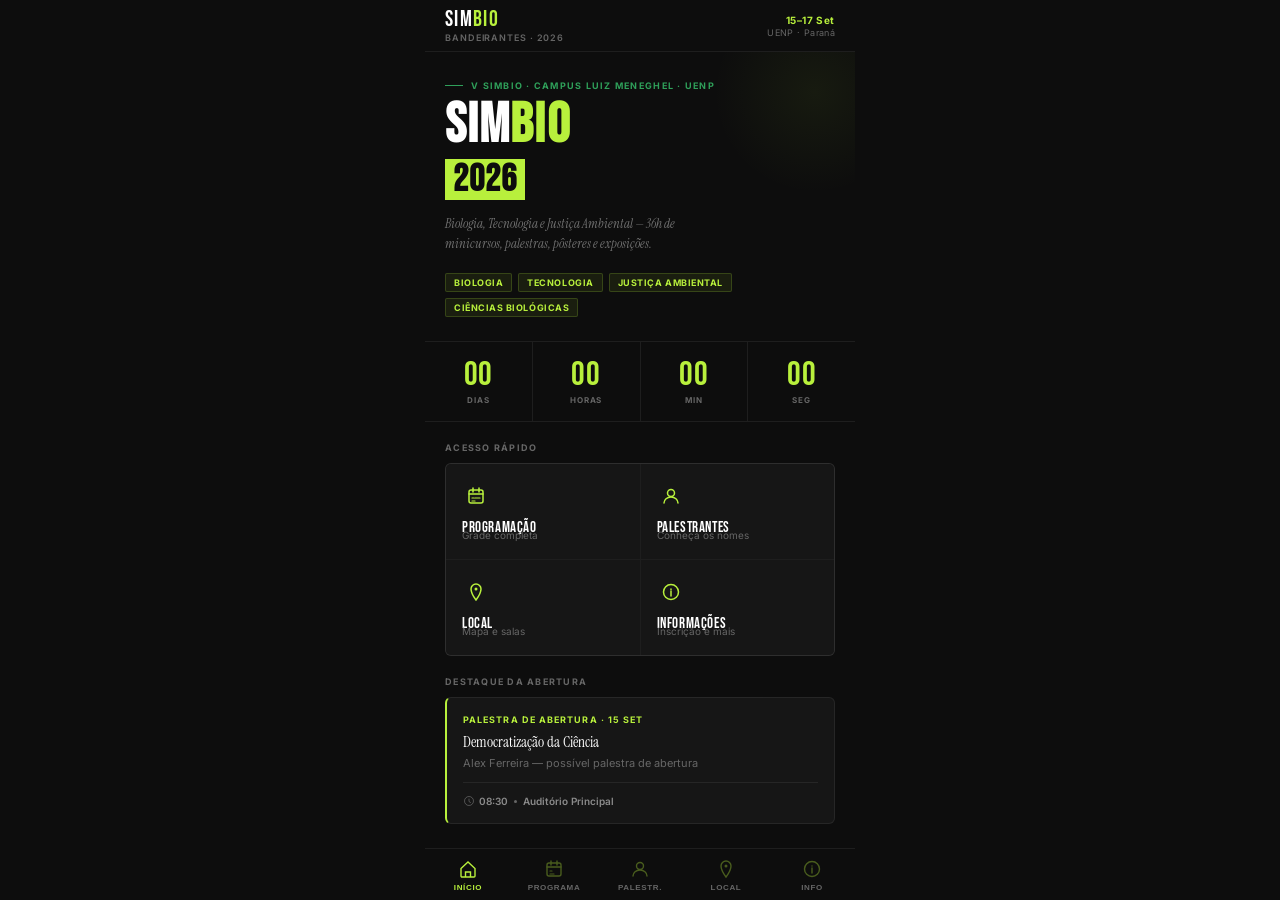
<file: app.html>
<!DOCTYPE html>
<html lang="pt-BR">
<head>
  <meta charset="UTF-8" />
  <meta name="viewport" content="width=device-width, initial-scale=1.0, viewport-fit=cover" />
  <meta name="theme-color" content="#0d0d0d" />
  <meta name="apple-mobile-web-app-capable" content="yes" />
  <meta name="apple-mobile-web-app-status-bar-style" content="black-translucent" />
  <meta name="apple-mobile-web-app-title" content="SIMBIO" />
  <meta name="description" content="App oficial do SIMBIO 2026 — UENP Bandeirantes" />
  <link rel="manifest" href="manifest.json" />
  <link href="https://fonts.googleapis.com/css2?family=Bebas+Neue&family=Instrument+Serif:ital@0;1&family=Inter:wght@300;400;500;600&display=swap" rel="stylesheet" />
  <title>SIMBIO 2026</title>
  <style>
    *, *::before, *::after { box-sizing: border-box; margin: 0; padding: 0; }

    :root {
      --ink:      #0d0d0d;
      --ink-mid:  #161616;
      --ink-dim:  #555;
      --bio:      #1a6b3a;
      --bio-lite: #2fa05a;
      --acid:     #b8f03c;
      --white:    #ffffff;
      --muted:    #666;
      --rule:     rgba(255,255,255,0.07);
      --safe-top: env(safe-area-inset-top, 0px);
      --safe-bot: env(safe-area-inset-bottom, 0px);
    }

    html, body {
      height: 100%;
      background: var(--ink);
      color: var(--white);
      font-family: 'Inter', system-ui, sans-serif;
      -webkit-font-smoothing: antialiased;
      overscroll-behavior: none;
    }

    #app {
      display: flex;
      flex-direction: column;
      height: 100dvh;
      max-width: 430px;
      margin: 0 auto;
    }

    /* ── INSTALL BANNER ── */
    #install-banner {
      display: none;
      align-items: center;
      gap: 10px;
      background: var(--acid);
      color: var(--ink);
      padding: 10px 16px;
      padding-top: calc(10px + var(--safe-top));
      font-size: 12px;
      font-weight: 600;
    }
    #install-banner.visible { display: flex; }
    #install-banner button {
      margin-left: auto;
      background: var(--ink);
      color: var(--acid);
      border: none;
      border-radius: 3px;
      padding: 5px 14px;
      font-size: 10px;
      font-weight: 700;
      letter-spacing: 0.08em;
      text-transform: uppercase;
      cursor: pointer;
      white-space: nowrap;
      font-family: inherit;
    }
    #install-banner .close-banner {
      background: transparent;
      color: var(--ink);
      border: none;
      padding: 4px 2px;
      font-size: 18px;
      line-height: 1;
      cursor: pointer;
      opacity: 0.6;
    }

    /* ── HEADER ── */
    header {
      padding: 0 20px;
      padding-top: var(--safe-top);
      height: calc(52px + var(--safe-top));
      background: var(--ink);
      border-bottom: 1px solid var(--rule);
      display: flex;
      align-items: center;
      justify-content: space-between;
      position: sticky; top: 0; z-index: 10;
      flex-shrink: 0;
    }
    .logo-mark {
      font-family: 'Bebas Neue', sans-serif;
      font-size: 22px;
      letter-spacing: 0.06em;
      color: var(--white);
      line-height: 1;
    }
    .logo-mark span { color: var(--acid); }
    .logo-sub {
      font-size: 9px;
      font-weight: 600;
      letter-spacing: 0.1em;
      text-transform: uppercase;
      color: var(--muted);
      margin-top: 1px;
    }
    .header-date {
      font-size: 10px;
      font-weight: 700;
      letter-spacing: 0.06em;
      color: var(--acid);
      text-align: right;
    }
    .header-date span {
      display: block;
      font-size: 9px;
      font-weight: 400;
      color: var(--muted);
      letter-spacing: 0.04em;
      margin-top: 1px;
    }

    /* ── SCROLL ── */
    main { flex: 1; overflow-y: auto; -webkit-overflow-scrolling: touch; }
    .screen { display: none; }
    .screen.active { display: block; }

    /* ── SEC LABEL ── */
    .sec-label {
      font-size: 9px;
      font-weight: 700;
      letter-spacing: 0.14em;
      text-transform: uppercase;
      color: var(--muted);
      padding: 20px 20px 10px;
    }

    /* ── HOME HERO ── */
    .home-hero {
      padding: 28px 20px 24px;
      border-bottom: 1px solid var(--rule);
      position: relative;
      overflow: hidden;
    }
    .home-hero::after {
      content: '';
      position: absolute;
      top: -80px; right: -80px;
      width: 240px; height: 240px;
      background: radial-gradient(circle, rgba(184,240,60,0.06) 0%, transparent 60%);
      pointer-events: none;
    }
    .hero-eyebrow {
      display: flex; align-items: center; gap: 8px;
      font-size: 9px;
      font-weight: 700;
      letter-spacing: 0.14em;
      text-transform: uppercase;
      color: var(--bio-lite);
      margin-bottom: 10px;
    }
    .hero-eyebrow::before {
      content: '';
      display: inline-block;
      width: 18px; height: 1px;
      background: var(--bio-lite);
    }
    .hero-title {
      font-family: 'Bebas Neue', sans-serif;
      font-size: 56px;
      line-height: 0.88;
      letter-spacing: 0.02em;
      color: var(--white);
    }
    .hero-title .a { color: var(--acid); }
    .hero-title .yr {
      display: inline-block;
      background: var(--acid);
      color: var(--ink);
      padding: 0 8px;
      font-size: 38px;
      line-height: 1.08;
    }
    .hero-sub {
      font-family: 'Instrument Serif', serif;
      font-style: italic;
      font-size: 13px;
      color: rgba(255,255,255,0.42);
      line-height: 1.55;
      margin: 14px 0 18px;
      max-width: 280px;
    }
    .hero-tags { display: flex; gap: 6px; flex-wrap: wrap; }
    .hero-tag {
      background: rgba(184,240,60,0.08);
      border: 1px solid rgba(184,240,60,0.18);
      border-radius: 2px;
      padding: 3px 8px;
      font-size: 9px;
      font-weight: 700;
      letter-spacing: 0.06em;
      text-transform: uppercase;
      color: var(--acid);
    }

    /* ── COUNTDOWN ── */
    .cd-row {
      display: flex;
      border-bottom: 1px solid var(--rule);
    }
    .cd-box {
      flex: 1;
      padding: 16px 0;
      text-align: center;
      border-right: 1px solid var(--rule);
    }
    .cd-box:last-child { border-right: none; }
    .cd-num {
      font-family: 'Bebas Neue', sans-serif;
      font-size: 34px;
      color: var(--acid);
      line-height: 1;
      display: block;
      letter-spacing: 0.02em;
    }
    .cd-lbl {
      font-size: 8px;
      font-weight: 700;
      letter-spacing: 0.1em;
      text-transform: uppercase;
      color: var(--muted);
      margin-top: 3px;
      display: block;
    }

    /* ── QUICK GRID ── */
    .quick-grid {
      display: grid;
      grid-template-columns: 1fr 1fr;
      gap: 1px;
      background: var(--rule);
      margin: 0 20px;
      border-radius: 6px;
      overflow: hidden;
      border: 1px solid var(--rule);
    }
    .quick-card {
      background: var(--ink-mid);
      padding: 18px 16px;
      cursor: pointer;
      -webkit-tap-highlight-color: transparent;
      transition: background .12s;
      display: flex;
      flex-direction: column;
      gap: 10px;
    }
    .quick-card:active { background: rgba(26,107,58,0.3); }
    .quick-icon {
      width: 28px; height: 28px;
      display: flex; align-items: center; justify-content: center;
    }
    .quick-icon svg { display: block; }
    .quick-title {
      font-family: 'Bebas Neue', sans-serif;
      font-size: 15px;
      letter-spacing: 0.04em;
      color: var(--white);
      line-height: 1;
    }
    .quick-sub {
      font-size: 10px;
      color: var(--muted);
      margin-top: -6px;
    }

    /* ── DESTAQUE ── */
    .destaque {
      margin: 0 20px;
      border: 1px solid var(--rule);
      border-left: 2px solid var(--acid);
      border-radius: 6px;
      padding: 16px;
      background: var(--ink-mid);
    }
    .destaque-label {
      font-size: 9px;
      font-weight: 700;
      letter-spacing: 0.12em;
      text-transform: uppercase;
      color: var(--acid);
      margin-bottom: 8px;
    }
    .destaque-title {
      font-family: 'Instrument Serif', serif;
      font-size: 15px;
      color: var(--white);
      line-height: 1.3;
      margin-bottom: 4px;
    }
    .destaque-speaker { font-size: 11px; color: var(--muted); }
    .destaque-meta {
      display: flex; align-items: center; gap: 6px;
      margin-top: 12px;
      padding-top: 12px;
      border-top: 1px solid var(--rule);
    }
    .destaque-meta-item {
      font-size: 10px;
      font-weight: 600;
      color: rgba(255,255,255,0.5);
      display: flex; align-items: center; gap: 4px;
    }
    .destaque-meta-item svg { opacity: 0.5; }
    .destaque-meta-dot {
      width: 3px; height: 3px;
      background: var(--muted);
      border-radius: 50%;
    }

    /* ── PROGRAMAÇÃO ── */
    .day-tabs {
      display: flex;
      border-bottom: 1px solid var(--rule);
      overflow-x: auto;
      scrollbar-width: none;
    }
    .day-tabs::-webkit-scrollbar { display: none; }
    .day-tab {
      flex-shrink: 0;
      padding: 12px 20px;
      background: transparent;
      border: none;
      border-bottom: 2px solid transparent;
      margin-bottom: -1px;
      font-family: 'Bebas Neue', sans-serif;
      font-size: 15px;
      letter-spacing: 0.06em;
      color: var(--muted);
      cursor: pointer;
      -webkit-tap-highlight-color: transparent;
      transition: color .15s, border-color .15s;
    }
    .day-tab.active { color: var(--acid); border-bottom-color: var(--acid); }

    .sched-list { padding: 0 20px; }
    .sched-item {
      display: flex; gap: 16px;
      padding: 14px 0;
      border-bottom: 1px solid var(--rule);
    }
    .sched-item:last-child { border-bottom: none; }
    .sched-time {
      flex-shrink: 0;
      width: 38px;
      font-size: 10px;
      font-weight: 500;
      color: var(--muted);
      padding-top: 2px;
      font-variant-numeric: tabular-nums;
    }
    .sched-info { flex: 1; }
    .sched-name {
      font-size: 13px;
      font-weight: 600;
      color: var(--white);
      line-height: 1.35;
      margin-bottom: 2px;
    }
    .sched-speaker { font-size: 11px; color: var(--muted); margin-bottom: 6px; }
    .sched-tags { display: flex; gap: 4px; flex-wrap: wrap; }
    .tag-room {
      font-size: 9px;
      font-weight: 600;
      letter-spacing: 0.04em;
      background: rgba(26,107,58,0.2);
      color: var(--bio-lite);
      padding: 2px 6px;
      border-radius: 2px;
    }
    .tag-type {
      font-size: 9px;
      font-weight: 700;
      letter-spacing: 0.06em;
      text-transform: uppercase;
      background: rgba(184,240,60,0.1);
      color: var(--acid);
      padding: 2px 6px;
      border-radius: 2px;
    }

    /* ── PALESTRANTES ── */
    .speakers-list { padding: 0 20px; }
    .speaker-item {
      display: flex; align-items: center; gap: 14px;
      padding: 14px 0;
      border-bottom: 1px solid var(--rule);
    }
    .speaker-item:last-child { border-bottom: none; }
    .sp-ava {
      width: 40px; height: 40px;
      border-radius: 50%;
      background: var(--ink-mid);
      border: 1px solid var(--rule);
      display: flex; align-items: center; justify-content: center;
      flex-shrink: 0;
    }
    .sp-info { flex: 1; }
    .sp-name {
      font-family: 'Instrument Serif', serif;
      font-size: 14px;
      color: var(--white);
      margin-bottom: 1px;
    }
    .sp-inst {
      font-size: 9px;
      font-weight: 700;
      letter-spacing: 0.08em;
      text-transform: uppercase;
      color: var(--bio-lite);
    }
    .sp-topic { font-size: 11px; color: var(--muted); margin-top: 3px; line-height: 1.35; }

    /* ── MAPA ── */
    .map-visual {
      height: 150px;
      background: #0a0a0a;
      position: relative;
      overflow: hidden;
      display: flex; align-items: center; justify-content: center;
      border-bottom: 1px solid var(--rule);
    }
    .map-grid-bg {
      position: absolute; inset: 0;
      background-image:
        linear-gradient(rgba(184,240,60,0.05) 1px, transparent 1px),
        linear-gradient(90deg, rgba(184,240,60,0.05) 1px, transparent 1px);
      background-size: 28px 28px;
    }
    .map-pin-wrap {
      position: relative; z-index: 1;
      display: flex; flex-direction: column; align-items: center; gap: 8px;
    }
    .map-dot {
      width: 14px; height: 14px;
      background: var(--acid);
      border-radius: 50% 50% 50% 0;
      transform: rotate(-45deg);
      box-shadow: 0 0 0 4px rgba(184,240,60,0.15);
    }
    .map-lbl {
      background: rgba(13,13,13,0.92);
      border: 1px solid rgba(184,240,60,0.15);
      padding: 4px 10px;
      border-radius: 3px;
      font-size: 10px;
      font-weight: 700;
      letter-spacing: 0.05em;
      color: rgba(255,255,255,0.7);
      white-space: nowrap;
    }
    .map-info-bar {
      display: flex; justify-content: space-between; align-items: center;
      padding: 14px 20px;
      border-bottom: 1px solid var(--rule);
    }
    .map-addr { font-size: 12px; font-weight: 600; color: var(--white); }
    .map-city { font-size: 10px; color: var(--muted); margin-top: 2px; }
    .map-btn {
      background: var(--acid);
      color: var(--ink);
      border: none;
      border-radius: 3px;
      padding: 8px 14px;
      font-size: 10px;
      font-weight: 700;
      letter-spacing: 0.08em;
      text-transform: uppercase;
      cursor: pointer;
      font-family: inherit;
    }

    .rooms-list { padding: 0 20px; }
    .room-row {
      display: flex; align-items: center; gap: 14px;
      padding: 13px 0;
      border-bottom: 1px solid var(--rule);
    }
    .room-row:last-child { border-bottom: none; }
    .room-icon {
      width: 32px; height: 32px;
      background: rgba(26,107,58,0.15);
      border-radius: 4px;
      display: flex; align-items: center; justify-content: center;
      flex-shrink: 0;
    }
    .room-name { font-size: 13px; font-weight: 600; color: var(--white); }
    .room-cap { font-size: 10px; color: var(--muted); margin-top: 2px; }

    /* ── INFO ── */
    .info-cards { padding: 0 20px; }
    .info-card {
      background: var(--ink-mid);
      border: 1px solid var(--rule);
      border-radius: 6px;
      padding: 16px;
      margin-bottom: 8px;
    }
    .info-card-head {
      display: flex; align-items: center; gap: 8px;
      font-family: 'Bebas Neue', sans-serif;
      font-size: 15px;
      letter-spacing: 0.04em;
      color: var(--white);
      margin-bottom: 10px;
    }
    .info-card p { font-size: 12px; color: var(--muted); line-height: 1.65; }
    .info-card a { color: var(--acid); text-decoration: none; }
    .info-items { list-style: none; }
    .info-items li {
      font-size: 12px; color: var(--muted);
      padding: 4px 0;
      border-bottom: 1px solid var(--rule);
      display: flex; align-items: flex-start; gap: 8px;
    }
    .info-items li:last-child { border-bottom: none; }
    .info-items li::before {
      content: '';
      display: inline-block;
      width: 4px; height: 4px;
      background: var(--acid);
      border-radius: 50%;
      flex-shrink: 0;
      margin-top: 5px;
    }

    /* ── NAV ── */
    nav {
      display: flex;
      background: var(--ink);
      border-top: 1px solid var(--rule);
      padding-bottom: var(--safe-bot);
      flex-shrink: 0;
    }
    .nav-btn {
      flex: 1;
      display: flex; flex-direction: column; align-items: center; justify-content: center;
      padding: 10px 4px 8px;
      background: transparent;
      border: none;
      cursor: pointer;
      -webkit-tap-highlight-color: transparent;
      gap: 4px;
    }
    .nav-icon { display: flex; align-items: center; justify-content: center; }
    .nav-icon svg { transition: opacity .15s; }
    .nav-label {
      font-size: 8px;
      font-weight: 700;
      letter-spacing: 0.08em;
      text-transform: uppercase;
      color: var(--muted);
      font-family: inherit;
      transition: color .15s;
    }
    .nav-btn.active .nav-label { color: var(--acid); }
    .nav-btn.active .nav-icon svg { opacity: 1; }
    .nav-btn:not(.active) .nav-icon svg { opacity: 0.35; }

    /* ── MODAL ── */
    #install-modal {
      display: none;
      position: fixed; inset: 0; z-index: 100;
      background: rgba(0,0,0,0.75);
      align-items: flex-end;
      justify-content: center;
    }
    #install-modal.open { display: flex; }
    .modal-sheet {
      background: #1a1a1a;
      border-radius: 14px 14px 0 0;
      padding: 20px 20px calc(28px + var(--safe-bot));
      width: 100%;
      max-width: 430px;
      border-top: 1px solid var(--rule);
    }
    .modal-handle {
      width: 32px; height: 3px;
      background: rgba(255,255,255,0.12);
      border-radius: 2px;
      margin: 0 auto 18px;
    }
    .modal-sheet h3 {
      font-family: 'Bebas Neue', sans-serif;
      font-size: 22px;
      letter-spacing: 0.04em;
      color: var(--white);
      margin-bottom: 6px;
    }
    .modal-sheet p { font-size: 12px; color: var(--muted); margin-bottom: 16px; line-height: 1.65; }
    .install-steps { list-style: none; margin-bottom: 20px; }
    .install-steps li {
      display: flex; align-items: flex-start; gap: 10px;
      padding: 7px 0;
      font-size: 12px; color: rgba(255,255,255,0.6);
      border-bottom: 1px solid var(--rule);
    }
    .install-steps li:last-child { border-bottom: none; }
    .step-num {
      flex-shrink: 0;
      width: 18px; height: 18px;
      background: var(--bio);
      border-radius: 50%;
      display: flex; align-items: center; justify-content: center;
      font-size: 9px; font-weight: 700; color: white;
    }
    .modal-btns { display: flex; gap: 8px; }
    .btn-primary {
      flex: 1;
      background: var(--acid);
      border: none; border-radius: 4px;
      padding: 13px;
      font-family: 'Bebas Neue', sans-serif;
      font-size: 18px;
      letter-spacing: 0.06em;
      color: var(--ink);
      cursor: pointer;
    }
    .btn-secondary {
      background: transparent;
      border: 1px solid var(--rule);
      border-radius: 4px;
      padding: 13px 16px;
      font-size: 11px;
      font-weight: 600;
      color: var(--muted);
      cursor: pointer;
      font-family: inherit;
      letter-spacing: 0.04em;
    }


    /* ── GRADIENT TEXT (no-span color split) ── */
    .title-grad {
      background: linear-gradient(90deg, #ffffff 0%, #ffffff 52%, #b8f03c 52%);
      -webkit-background-clip: text;
      -webkit-text-fill-color: transparent;
      background-clip: text;
    }
    .logo-grad {
      background: linear-gradient(90deg, #ffffff 0%, #ffffff 56%, #b8f03c 56%);
      -webkit-background-clip: text;
      -webkit-text-fill-color: transparent;
      background-clip: text;
    }
    @media (prefers-reduced-motion: reduce) { * { transition: none !important; } }
  </style>
</head>
<body>
<div id="app">

  <div id="install-banner">
    <span>Instale o SIMBIO no seu celular</span>
    <button id="banner-install-btn">Instalar</button>
    <button class="close-banner" id="banner-close">×</button>
  </div>

  <header>
    <div>
      <div class="logo-mark">SIM<span>BIO</span></div>
      <div class="logo-sub">Bandeirantes · 2026</div>
    </div>
    <div class="header-date">
      15–17 Set
      <span>UENP · Paraná</span>
    </div>
  </header>

  <main>

    <!-- HOME -->
    <section class="screen active" id="screen-home">
      <div class="home-hero">
        <p class="hero-eyebrow">V SIMBIO · Campus Luiz Meneghel · UENP</p>
        <h2 class="hero-title">
          SIM<span class="a">BIO</span><br>
          <span class="yr">2026</span>
        </h2>
        <p class="hero-sub">Biologia, Tecnologia e Justiça Ambiental — 36h de minicursos, palestras, pôsteres e exposições.</p>
        <div class="hero-tags">
          <span class="hero-tag">Biologia</span>
          <span class="hero-tag">Tecnologia</span>
          <span class="hero-tag">Justiça Ambiental</span>
          <span class="hero-tag">Ciências Biológicas</span>
        </div>
      </div>

      <div class="cd-row">
        <div class="cd-box"><span class="cd-num" id="cd-d">90</span><span class="cd-lbl">Dias</span></div>
        <div class="cd-box"><span class="cd-num" id="cd-h">00</span><span class="cd-lbl">Horas</span></div>
        <div class="cd-box"><span class="cd-num" id="cd-m">00</span><span class="cd-lbl">Min</span></div>
        <div class="cd-box"><span class="cd-num" id="cd-s">00</span><span class="cd-lbl">Seg</span></div>
      </div>

      <p class="sec-label">Acesso rápido</p>
      <div class="quick-grid">
        <div class="quick-card" onclick="goTo('programacao')">
          <div class="quick-icon">
            <svg width="20" height="20" viewBox="0 0 20 20" fill="none">
              <rect x="3" y="4" width="14" height="13" rx="2" stroke="#b8f03c" stroke-width="1.5"/>
              <path d="M7 2v4M13 2v4M3 8h14" stroke="#b8f03c" stroke-width="1.5" stroke-linecap="round"/>
              <path d="M6 12h2M9 12h5M6 15h3" stroke="#b8f03c" stroke-width="1.2" stroke-linecap="round"/>
            </svg>
          </div>
          <div>
            <div class="quick-title">Programação</div>
            <div class="quick-sub">Grade completa</div>
          </div>
        </div>
        <div class="quick-card" onclick="goTo('palestrantes')">
          <div class="quick-icon">
            <svg width="20" height="20" viewBox="0 0 20 20" fill="none">
              <circle cx="10" cy="7" r="3.5" stroke="#b8f03c" stroke-width="1.5"/>
              <path d="M3 17c0-3.314 3.134-6 7-6s7 2.686 7 6" stroke="#b8f03c" stroke-width="1.5" stroke-linecap="round"/>
            </svg>
          </div>
          <div>
            <div class="quick-title">Palestrantes</div>
            <div class="quick-sub">Conheça os nomes</div>
          </div>
        </div>
        <div class="quick-card" onclick="goTo('mapa')">
          <div class="quick-icon">
            <svg width="20" height="20" viewBox="0 0 20 20" fill="none">
              <path d="M10 2C7.239 2 5 4.239 5 7c0 4.418 5 11 5 11s5-6.582 5-11c0-2.761-2.239-5-5-5z" stroke="#b8f03c" stroke-width="1.5"/>
              <circle cx="10" cy="7" r="1.5" fill="#b8f03c"/>
            </svg>
          </div>
          <div>
            <div class="quick-title">Local</div>
            <div class="quick-sub">Mapa e salas</div>
          </div>
        </div>
        <div class="quick-card" onclick="goTo('info')">
          <div class="quick-icon">
            <svg width="20" height="20" viewBox="0 0 20 20" fill="none">
              <circle cx="10" cy="10" r="7.5" stroke="#b8f03c" stroke-width="1.5"/>
              <path d="M10 9v5M10 7v.5" stroke="#b8f03c" stroke-width="1.5" stroke-linecap="round"/>
            </svg>
          </div>
          <div>
            <div class="quick-title">Informações</div>
            <div class="quick-sub">Inscrição e mais</div>
          </div>
        </div>
      </div>

      <p class="sec-label">Destaque da abertura</p>
      <div class="destaque">
        <p class="destaque-label">Palestra de Abertura · 15 Set</p>
        <p class="destaque-title">Democratização da Ciência</p>
        <p class="destaque-speaker">Alex Ferreira — possível palestra de abertura</p>
        <div class="destaque-meta">
          <div class="destaque-meta-item">
            <svg width="12" height="12" viewBox="0 0 12 12" fill="none"><circle cx="6" cy="6" r="4.5" stroke="currentColor" stroke-width="1"/><path d="M6 4v2.5l1.5 1" stroke="currentColor" stroke-width="1" stroke-linecap="round"/></svg>
            08:30
          </div>
          <div class="destaque-meta-dot"></div>
          <div class="destaque-meta-item">Auditório Principal</div>
        </div>
      </div>
      <div style="height:20px"></div>
    </section>

    <!-- PROGRAMAÇÃO -->
    <section class="screen" id="screen-programacao">
      <div class="day-tabs">
        <button class="day-tab active" onclick="setDay(this,'dia1')">Ter 15</button>
        <button class="day-tab" onclick="setDay(this,'dia2')">Qua 16</button>
        <button class="day-tab" onclick="setDay(this,'dia3')">Qui 17</button>
      </div>
                  <div class="sched-list" id="dia1">
        <div class="sched-item"><div class="sched-time">08:00</div><div class="sched-info"><p class="sched-name">Análise de locais de crime e princípios biológicos</p><p class="sched-speaker">Vinicius Pires Rincão</p><div class="sched-tags"><span class="tag-type">Minicurso</span><span class="tag-room">08:00 às 12:00</span></div></div></div>
        <div class="sched-item"><div class="sched-time">08:00</div><div class="sched-info"><p class="sched-name">Identificação botânica em campo</p><p class="sched-speaker">Ms. Melissa Ebara</p><div class="sched-tags"><span class="tag-type">Minicurso</span><span class="tag-room">08:00 às 17:00</span></div></div></div>
        <div class="sched-item"><div class="sched-time">08:00</div><div class="sched-info"><p class="sched-name">Introdução à ilustração científica</p><p class="sched-speaker">Fernanda Dotti (UENP - CLM)</p><div class="sched-tags"><span class="tag-type">Minicurso</span><span class="tag-room">08:00 às 17:00</span></div></div></div>
        <div class="sched-item"><div class="sched-time">12:00</div><div class="sched-info"><p class="sched-name">Almoço</p><div class="sched-tags"><span class="tag-room">12:00 às 14:00</span></div></div></div>
        <div class="sched-item"><div class="sched-time">13:30</div><div class="sched-info"><p class="sched-name">Identificação botânica — tarde</p><p class="sched-speaker">Ms. Melissa Ebara</p><div class="sched-tags"><span class="tag-type">Minicurso</span></div></div></div>
        <div class="sched-item"><div class="sched-time">13:30</div><div class="sched-info"><p class="sched-name">Ilustração científica — tarde</p><p class="sched-speaker">Fernanda Dotti (UENP - CLM)</p><div class="sched-tags"><span class="tag-type">Minicurso</span></div></div></div>
        <div class="sched-item"><div class="sched-time">17:30</div><div class="sched-info"><p class="sched-name">Jantar</p><div class="sched-tags"><span class="tag-room">17:30 às 19:00</span></div></div></div>
        <div class="sched-item"><div class="sched-time">19:00</div><div class="sched-info"><p class="sched-name">Democratização da ciência</p><p class="sched-speaker">Alex Ferreira Garcia</p><div class="sched-tags"><span class="tag-type">Palestra</span></div></div></div>
        <div class="sched-item"><div class="sched-time">20:00</div><div class="sched-info"><p class="sched-name">Respostas das comunidades de aves ao processo de fragmentação florestal</p><p class="sched-speaker">Luiz dos Anjos (UEL)</p><div class="sched-tags"><span class="tag-type">Palestra</span></div></div></div>
        <div class="sched-item"><div class="sched-time">21:00</div><div class="sched-info"><p class="sched-name">Coffee Break</p><div class="sched-tags"><span class="tag-room">21:00 às 21:30</span></div></div></div>
        <div class="sched-item"><div class="sched-time">21:30</div><div class="sched-info"><p class="sched-name">Mesa Redonda 1 — Quem Decide o Futuro do Meio Ambiente?</p><p class="sched-speaker">Marcos Akira (UEL); Diego Resende (UENP); Luiz dos Anjos (UEL)</p><div class="sched-tags"><span class="tag-type">Mesa</span></div></div></div>
      </div>
            <div class="sched-list" id="dia2" style="display:none">
        <div class="sched-item"><div class="sched-time">08:00</div><div class="sched-info"><p class="sched-name">Captura e Identificação de Morcegos — manhã (CLM)</p><p class="sched-speaker">Eder Silva Barbier (UENP - CLM)</p><div class="sched-tags"><span class="tag-type">Minicurso</span></div></div></div>
        <div class="sched-item"><div class="sched-time">12:00</div><div class="sched-info"><p class="sched-name">Almoço</p><div class="sched-tags"><span class="tag-room">12:00 às 14:00</span></div></div></div>
        <div class="sched-item"><div class="sched-time">13:30</div><div class="sched-info"><p class="sched-name">Roda de Conversa — Animais como indicadores da qualidade ambiental</p><p class="sched-speaker">Jorge Laço Portinho (UNESP); Ana Paula Vidotto Magnoni (UEL); Henrique Ortêncio Filho (UEM)</p><div class="sched-tags"><span class="tag-type">Roda de Conversa</span></div></div></div>
        <div class="sched-item"><div class="sched-time">15:00</div><div class="sched-info"><p class="sched-name">CRBIO</p><p class="sched-speaker">Ana Clara Sans Salomão</p><div class="sched-tags"><span class="tag-type">Palestra</span></div></div></div>
        <div class="sched-item"><div class="sched-time">17:30</div><div class="sched-info"><p class="sched-name">Jantar</p><div class="sched-tags"><span class="tag-room">17:30 às 19:00</span></div></div></div>
        <div class="sched-item"><div class="sched-time">19:00</div><div class="sched-info"><p class="sched-name">Captura e Identificação de Morcegos — noite (PEMSF)</p><p class="sched-speaker">Eder Silva Barbier (UENP - CLM)</p><div class="sched-tags"><span class="tag-type">Minicurso</span></div></div></div>
        <div class="sched-item"><div class="sched-time">19:00</div><div class="sched-info"><p class="sched-name">Introdução à Herpetologia: do campo ao trabalho científico</p><p class="sched-speaker">Lucas Henrique dos Santos (PCB - UEL)</p><div class="sched-tags"><span class="tag-type">Minicurso</span></div></div></div>
        <div class="sched-item"><div class="sched-time">19:00</div><div class="sched-info"><p class="sched-name">Educação Sexual Emancipatória para a formação de professores</p><p class="sched-speaker">Me. Sandra Mara Miranda Proni</p><div class="sched-tags"><span class="tag-type">Minicurso</span></div></div></div>
        <div class="sched-item"><div class="sched-time">19:00</div><div class="sched-info"><p class="sched-name">Ensino de ciências: Educação ambiental e agroecologia</p><p class="sched-speaker">Rodrigo Poleto</p><div class="sched-tags"><span class="tag-type">Minicurso</span></div></div></div>
        <div class="sched-item"><div class="sched-time">21:00</div><div class="sched-info"><p class="sched-name">Coffee Break</p><div class="sched-tags"><span class="tag-room">21:00 às 21:30</span></div></div></div>
        <div class="sched-item"><div class="sched-time">21:30</div><div class="sched-info"><p class="sched-name">Minicursos — continuação noturna</p><div class="sched-tags"><span class="tag-type">Minicurso</span></div></div></div>
      </div>
            <div class="sched-list" id="dia3" style="display:none">
        <div class="sched-item"><div class="sched-time">08:00</div><div class="sched-info"><p class="sched-name">Vigilância em Saúde para a Saúde Pública</p><p class="sched-speaker">Reinaldo Marqui</p><div class="sched-tags"><span class="tag-type">Minicurso</span></div></div></div>
        <div class="sched-item"><div class="sched-time">08:00</div><div class="sched-info"><p class="sched-name">Anatomia Vegetal de Angiospermas</p><p class="sched-speaker">Deibson Pereira Belo</p><div class="sched-tags"><span class="tag-type">Minicurso</span></div></div></div>
        <div class="sched-item"><div class="sched-time">12:00</div><div class="sched-info"><p class="sched-name">Almoço</p><div class="sched-tags"><span class="tag-room">12:00 às 14:00</span></div></div></div>
        <div class="sched-item"><div class="sched-time">13:30</div><div class="sched-info"><p class="sched-name">Ecotoxicologia Aquática: fundamentos, evidências e desafios atuais</p><p class="sched-speaker">Dra. Caroline Santos (UEM)</p><div class="sched-tags"><span class="tag-type">Minicurso</span></div></div></div>
        <div class="sched-item"><div class="sched-time">13:30</div><div class="sched-info"><p class="sched-name">Anatomia Vegetal — tarde</p><p class="sched-speaker">Deibson Pereira Belo</p><div class="sched-tags"><span class="tag-type">Minicurso</span></div></div></div>
        <div class="sched-item"><div class="sched-time">17:30</div><div class="sched-info"><p class="sched-name">Jantar</p><div class="sched-tags"><span class="tag-room">17:30 às 19:00</span></div></div></div>
        <div class="sched-item"><div class="sched-time">19:00</div><div class="sched-info"><p class="sched-name">Apresentação de Trabalhos — Pôsteres</p><div class="sched-tags"><span class="tag-type">Pôsteres</span></div></div></div>
        <div class="sched-item"><div class="sched-time">20:00</div><div class="sched-info"><p class="sched-name">Palestra 4 — A definir</p><p class="sched-speaker">Carlos Jaredi</p><div class="sched-tags"><span class="tag-type">Palestra</span></div></div></div>
        <div class="sched-item"><div class="sched-time">21:00</div><div class="sched-info"><p class="sched-name">Coffee Break</p><div class="sched-tags"><span class="tag-room">21:00 às 21:30</span></div></div></div>
        <div class="sched-item"><div class="sched-time">21:30</div><div class="sched-info"><p class="sched-name">Encerramento e Premiação</p><div class="sched-tags"><span class="tag-type">Premiação</span></div></div></div>
      </div>
    </section>

    <!-- PALESTRANTES -->
    <section class="screen" id="screen-palestrantes">

      <p class="sec-label">Palestras confirmadas</p>
      <div class="speakers-list">
        <div class="speaker-item"><div class="sp-ava"><svg width="18" height="18" viewBox="0 0 20 20" fill="none"><circle cx="10" cy="7" r="3.5" stroke="#2fa05a" stroke-width="1.5"/><path d="M3 17c0-3.314 3.134-6 7-6s7 2.686 7 6" stroke="#2fa05a" stroke-width="1.5" stroke-linecap="round"/></svg></div><div class="sp-info"><p class="sp-name">Democratização da ciência</p><p class="sp-inst">Alex Ferreira Garcia</p><p class="sp-topic">📅 15/09 às 19h · Palestra de abertura</p></div></div>
        <div class="speaker-item"><div class="sp-ava"><svg width="18" height="18" viewBox="0 0 20 20" fill="none"><circle cx="10" cy="7" r="3.5" stroke="#2fa05a" stroke-width="1.5"/><path d="M3 17c0-3.314 3.134-6 7-6s7 2.686 7 6" stroke="#2fa05a" stroke-width="1.5" stroke-linecap="round"/></svg></div><div class="sp-info"><p class="sp-name">Respostas das comunidades de aves ao processo de fragmentação florestal</p><p class="sp-inst">Luiz dos Anjos — UEL</p><p class="sp-topic">📅 15/09 às 20h</p></div></div>
        <div class="speaker-item"><div class="sp-ava"><svg width="18" height="18" viewBox="0 0 20 20" fill="none"><circle cx="10" cy="7" r="3.5" stroke="#2fa05a" stroke-width="1.5"/><path d="M3 17c0-3.314 3.134-6 7-6s7 2.686 7 6" stroke="#2fa05a" stroke-width="1.5" stroke-linecap="round"/></svg></div><div class="sp-info"><p class="sp-name">CRBIO</p><p class="sp-inst">Ana Clara Sans Salomão</p><p class="sp-topic">📅 16/09 às 15h</p></div></div>
        <div class="speaker-item"><div class="sp-ava"><svg width="18" height="18" viewBox="0 0 20 20" fill="none"><circle cx="10" cy="7" r="3.5" stroke="#2fa05a" stroke-width="1.5"/><path d="M3 17c0-3.314 3.134-6 7-6s7 2.686 7 6" stroke="#2fa05a" stroke-width="1.5" stroke-linecap="round"/></svg></div><div class="sp-info"><p class="sp-name">Palestra 4 — tema a definir</p><p class="sp-inst">Carlos Jaredi</p><p class="sp-topic">📅 17/09 às 20h</p></div></div>
      </div>

      <p class="sec-label">Mesas e rodas de conversa</p>
      <div class="speakers-list">
        <div class="speaker-item"><div class="sp-ava"><svg width="18" height="18" viewBox="0 0 20 20" fill="none"><circle cx="10" cy="7" r="3.5" stroke="#2fa05a" stroke-width="1.5"/><path d="M3 17c0-3.314 3.134-6 7-6s7 2.686 7 6" stroke="#2fa05a" stroke-width="1.5" stroke-linecap="round"/></svg></div><div class="sp-info"><p class="sp-name">Roda de Conversa — Animais como indicadores da qualidade ambiental</p><p class="sp-inst">Jorge Laço Portinho (UNESP); Ana Paula Vidotto Magnoni (UEL); Henrique Ortêncio Filho (UEM)</p><p class="sp-topic">📅 16/09 às 13:30</p></div></div>
        <div class="speaker-item"><div class="sp-ava"><svg width="18" height="18" viewBox="0 0 20 20" fill="none"><circle cx="10" cy="7" r="3.5" stroke="#2fa05a" stroke-width="1.5"/><path d="M3 17c0-3.314 3.134-6 7-6s7 2.686 7 6" stroke="#2fa05a" stroke-width="1.5" stroke-linecap="round"/></svg></div><div class="sp-info"><p class="sp-name">Mesa Redonda 1 — Quem Decide o Futuro do Meio Ambiente?</p><p class="sp-inst">Marcos Akira (UEL); Diego Resende (UENP); Luiz dos Anjos (UEL)</p><p class="sp-topic">📅 15/09 às 21:30</p></div></div>
      </div>

      <p class="sec-label">Ministrantes de minicursos</p>
      <div class="speakers-list">
        <div class="speaker-item"><div class="sp-ava"><svg width="18" height="18" viewBox="0 0 20 20" fill="none"><circle cx="10" cy="7" r="3.5" stroke="#2fa05a" stroke-width="1.5"/><path d="M3 17c0-3.314 3.134-6 7-6s7 2.686 7 6" stroke="#2fa05a" stroke-width="1.5" stroke-linecap="round"/></svg></div><div class="sp-info"><p class="sp-name">Análise de locais de crime e princípios biológicos</p><p class="sp-inst">Vinicius Pires Rincão — PC-SP</p><p class="sp-topic">📅 15/09 manhã · 4h</p></div></div>
        <div class="speaker-item"><div class="sp-ava"><svg width="18" height="18" viewBox="0 0 20 20" fill="none"><circle cx="10" cy="7" r="3.5" stroke="#2fa05a" stroke-width="1.5"/><path d="M3 17c0-3.314 3.134-6 7-6s7 2.686 7 6" stroke="#2fa05a" stroke-width="1.5" stroke-linecap="round"/></svg></div><div class="sp-info"><p class="sp-name">Identificação botânica em campo</p><p class="sp-inst">Ms. Melissa Ebara</p><p class="sp-topic">📅 15/09 manhã e tarde · 8h</p></div></div>
        <div class="speaker-item"><div class="sp-ava"><svg width="18" height="18" viewBox="0 0 20 20" fill="none"><circle cx="10" cy="7" r="3.5" stroke="#2fa05a" stroke-width="1.5"/><path d="M3 17c0-3.314 3.134-6 7-6s7 2.686 7 6" stroke="#2fa05a" stroke-width="1.5" stroke-linecap="round"/></svg></div><div class="sp-info"><p class="sp-name">Introdução à ilustração científica</p><p class="sp-inst">Fernanda Dotti — UENP CLM</p><p class="sp-topic">📅 15/09 manhã e tarde · 8h</p></div></div>
        <div class="speaker-item"><div class="sp-ava"><svg width="18" height="18" viewBox="0 0 20 20" fill="none"><circle cx="10" cy="7" r="3.5" stroke="#2fa05a" stroke-width="1.5"/><path d="M3 17c0-3.314 3.134-6 7-6s7 2.686 7 6" stroke="#2fa05a" stroke-width="1.5" stroke-linecap="round"/></svg></div><div class="sp-info"><p class="sp-name">Captura e Identificação de Morcegos</p><p class="sp-inst">Eder Silva Barbier — UENP CLM</p><p class="sp-topic">📅 16/09 manhã (CLM) e noite (PEMSF) · 8h</p></div></div>
        <div class="speaker-item"><div class="sp-ava"><svg width="18" height="18" viewBox="0 0 20 20" fill="none"><circle cx="10" cy="7" r="3.5" stroke="#2fa05a" stroke-width="1.5"/><path d="M3 17c0-3.314 3.134-6 7-6s7 2.686 7 6" stroke="#2fa05a" stroke-width="1.5" stroke-linecap="round"/></svg></div><div class="sp-info"><p class="sp-name">Introdução à Herpetologia: do campo ao trabalho científico</p><p class="sp-inst">Lucas Henrique dos Santos — PCB UEL</p><p class="sp-topic">📅 16/09 noite (PEMSF) · 8h</p></div></div>
        <div class="speaker-item"><div class="sp-ava"><svg width="18" height="18" viewBox="0 0 20 20" fill="none"><circle cx="10" cy="7" r="3.5" stroke="#2fa05a" stroke-width="1.5"/><path d="M3 17c0-3.314 3.134-6 7-6s7 2.686 7 6" stroke="#2fa05a" stroke-width="1.5" stroke-linecap="round"/></svg></div><div class="sp-info"><p class="sp-name">Educação Sexual Emancipatória para a formação de professores</p><p class="sp-inst">Me. Sandra Mara Miranda Proni — SEED</p><p class="sp-topic">📅 16/09 noite · 4h</p></div></div>
        <div class="speaker-item"><div class="sp-ava"><svg width="18" height="18" viewBox="0 0 20 20" fill="none"><circle cx="10" cy="7" r="3.5" stroke="#2fa05a" stroke-width="1.5"/><path d="M3 17c0-3.314 3.134-6 7-6s7 2.686 7 6" stroke="#2fa05a" stroke-width="1.5" stroke-linecap="round"/></svg></div><div class="sp-info"><p class="sp-name">Ensino de ciências: Educação ambiental e agroecologia</p><p class="sp-inst">Rodrigo Poleto — UENP</p><p class="sp-topic">📅 16/09 noite · 4h</p></div></div>
        <div class="speaker-item"><div class="sp-ava"><svg width="18" height="18" viewBox="0 0 20 20" fill="none"><circle cx="10" cy="7" r="3.5" stroke="#2fa05a" stroke-width="1.5"/><path d="M3 17c0-3.314 3.134-6 7-6s7 2.686 7 6" stroke="#2fa05a" stroke-width="1.5" stroke-linecap="round"/></svg></div><div class="sp-info"><p class="sp-name">O papel da Vigilância em Saúde para a Saúde Pública</p><p class="sp-inst">Reinaldo Marqui</p><p class="sp-topic">📅 17/09 manhã · 4h</p></div></div>
        <div class="speaker-item"><div class="sp-ava"><svg width="18" height="18" viewBox="0 0 20 20" fill="none"><circle cx="10" cy="7" r="3.5" stroke="#2fa05a" stroke-width="1.5"/><path d="M3 17c0-3.314 3.134-6 7-6s7 2.686 7 6" stroke="#2fa05a" stroke-width="1.5" stroke-linecap="round"/></svg></div><div class="sp-info"><p class="sp-name">Ecotoxicologia Aquática: fundamentos, evidências e desafios atuais</p><p class="sp-inst">Dra. Caroline Santos — UEM</p><p class="sp-topic">📅 17/09 tarde · 4h</p></div></div>
        <div class="speaker-item"><div class="sp-ava"><svg width="18" height="18" viewBox="0 0 20 20" fill="none"><circle cx="10" cy="7" r="3.5" stroke="#2fa05a" stroke-width="1.5"/><path d="M3 17c0-3.314 3.134-6 7-6s7 2.686 7 6" stroke="#2fa05a" stroke-width="1.5" stroke-linecap="round"/></svg></div><div class="sp-info"><p class="sp-name">Anatomia Vegetal de Angiospermas</p><p class="sp-inst">Deibson Pereira Belo — Me. em Biologia Vegetal</p><p class="sp-topic">📅 17/09 manhã e tarde · 8h</p></div></div>
      </div>

      <div style="height:20px"></div>
    </section>

        <!-- MAPA -->
    <section class="screen" id="screen-mapa">
      <div class="map-visual">
        <div class="map-grid-bg"></div>
        <div class="map-pin-wrap">
          <div class="map-dot"></div>
          <div class="map-lbl">UENP — Campus Luiz Meneghel</div>
        </div>
      </div>
      <div class="map-info-bar">
        <div>
          <p class="map-addr">UENP — Campus Luiz Meneghel</p>
          <p class="map-city">Bandeirantes, Paraná</p>
        </div>
        <button class="map-btn" onclick="window.open('https://maps.google.com/?q=UENP+Bandeirantes+Parana')">Ver mapa</button>
      </div>
      <p class="sec-label">Minicursos previstos</p>
      <div class="rooms-list">
        <div class="room-row"><div class="room-icon"><svg width="16" height="16" viewBox="0 0 16 16" fill="none"><circle cx="8" cy="6" r="3" stroke="#2fa05a" stroke-width="1.2"/><path d="M2 14c0-3 2.686-5 6-5s6 2 6 5" stroke="#2fa05a" stroke-width="1.2" stroke-linecap="round"/></svg></div><div><p class="room-name">Biologia Marinha</p><p class="room-cap">4h ou 8h · ministrante a indicar</p></div></div>
        <div class="room-row"><div class="room-icon"><svg width="16" height="16" viewBox="0 0 16 16" fill="none"><circle cx="8" cy="6" r="3" stroke="#2fa05a" stroke-width="1.2"/><path d="M2 14c0-3 2.686-5 6-5s6 2 6 5" stroke="#2fa05a" stroke-width="1.2" stroke-linecap="round"/></svg></div><div><p class="room-name">Forense</p><p class="room-cap">4h ou 8h · Vinicius Pires Rincão (PC-SP) — Londrina</p></div></div>
        <div class="room-row"><div class="room-icon"><svg width="16" height="16" viewBox="0 0 16 16" fill="none"><circle cx="8" cy="6" r="3" stroke="#2fa05a" stroke-width="1.2"/><path d="M2 14c0-3 2.686-5 6-5s6 2 6 5" stroke="#2fa05a" stroke-width="1.2" stroke-linecap="round"/></svg></div><div><p class="room-name">Identificação Botânica em Campo</p><p class="room-cap">4h ou 8h · ministrante a indicar</p></div></div>
        <div class="room-row"><div class="room-icon"><svg width="16" height="16" viewBox="0 0 16 16" fill="none"><circle cx="8" cy="6" r="3" stroke="#2fa05a" stroke-width="1.2"/><path d="M2 14c0-3 2.686-5 6-5s6 2 6 5" stroke="#2fa05a" stroke-width="1.2" stroke-linecap="round"/></svg></div><div><p class="room-name">Ictiofauna Neotropical: coleta e identificação</p><p class="room-cap">4h ou 8h · Diego — UENP Cornélio</p></div></div>
        <div class="room-row"><div class="room-icon"><svg width="16" height="16" viewBox="0 0 16 16" fill="none"><circle cx="8" cy="6" r="3" stroke="#2fa05a" stroke-width="1.2"/><path d="M2 14c0-3 2.686-5 6-5s6 2 6 5" stroke="#2fa05a" stroke-width="1.2" stroke-linecap="round"/></svg></div><div><p class="room-name">Coleta e Identificação de Morcegos</p><p class="room-cap">4h ou 8h · Éder — UENP Bandeirantes</p></div></div>
        <div class="room-row"><div class="room-icon"><svg width="16" height="16" viewBox="0 0 16 16" fill="none"><circle cx="8" cy="6" r="3" stroke="#2fa05a" stroke-width="1.2"/><path d="M2 14c0-3 2.686-5 6-5s6 2 6 5" stroke="#2fa05a" stroke-width="1.2" stroke-linecap="round"/></svg></div><div><p class="room-name">Paleontologia</p><p class="room-cap">4h ou 8h · Ariel — UENP Jacarezinho</p></div></div>
        <div class="room-row"><div class="room-icon"><svg width="16" height="16" viewBox="0 0 16 16" fill="none"><circle cx="8" cy="6" r="3" stroke="#2fa05a" stroke-width="1.2"/><path d="M2 14c0-3 2.686-5 6-5s6 2 6 5" stroke="#2fa05a" stroke-width="1.2" stroke-linecap="round"/></svg></div><div><p class="room-name">Genética da Conservação</p><p class="room-cap">4h ou 8h · ministrante a definir</p></div></div>
        <div class="room-row"><div class="room-icon"><svg width="16" height="16" viewBox="0 0 16 16" fill="none"><circle cx="8" cy="6" r="3" stroke="#2fa05a" stroke-width="1.2"/><path d="M2 14c0-3 2.686-5 6-5s6 2 6 5" stroke="#2fa05a" stroke-width="1.2" stroke-linecap="round"/></svg></div><div><p class="room-name">Ecotoxicologia</p><p class="room-cap">4h ou 8h · Claudia Martinez — UEL Londrina</p></div></div>
        <div class="room-row"><div class="room-icon"><svg width="16" height="16" viewBox="0 0 16 16" fill="none"><circle cx="8" cy="6" r="3" stroke="#2fa05a" stroke-width="1.2"/><path d="M2 14c0-3 2.686-5 6-5s6 2 6 5" stroke="#2fa05a" stroke-width="1.2" stroke-linecap="round"/></svg></div><div><p class="room-name">Introdução à Ilustração Científica</p><p class="room-cap">4h ou 8h · Fernanda Dotti — UENP</p></div></div>
        <div class="room-row"><div class="room-icon"><svg width="16" height="16" viewBox="0 0 16 16" fill="none"><circle cx="8" cy="6" r="3" stroke="#2fa05a" stroke-width="1.2"/><path d="M2 14c0-3 2.686-5 6-5s6 2 6 5" stroke="#2fa05a" stroke-width="1.2" stroke-linecap="round"/></svg></div><div><p class="room-name">Espaços Não Formais de Ensino: Mata São Francisco</p><p class="room-cap">4h ou 8h · Bruna — UENP</p></div></div>
        <div class="room-row"><div class="room-icon"><svg width="16" height="16" viewBox="0 0 16 16" fill="none"><circle cx="8" cy="6" r="3" stroke="#2fa05a" stroke-width="1.2"/><path d="M2 14c0-3 2.686-5 6-5s6 2 6 5" stroke="#2fa05a" stroke-width="1.2" stroke-linecap="round"/></svg></div><div><p class="room-name">Evolução no Ensino de Ciências</p><p class="room-cap">4h ou 8h · Mariana Bolgna — UEL</p></div></div>
        <div class="room-row"><div class="room-icon"><svg width="16" height="16" viewBox="0 0 16 16" fill="none"><circle cx="8" cy="6" r="3" stroke="#2fa05a" stroke-width="1.2"/><path d="M2 14c0-3 2.686-5 6-5s6 2 6 5" stroke="#2fa05a" stroke-width="1.2" stroke-linecap="round"/></svg></div><div><p class="room-name">Mutagênese</p><p class="room-cap">4h ou 8h · Juliana Mara Serpelone — UEL</p></div></div>
        <div class="room-row"><div class="room-icon"><svg width="16" height="16" viewBox="0 0 16 16" fill="none"><circle cx="8" cy="6" r="3" stroke="#2fa05a" stroke-width="1.2"/><path d="M2 14c0-3 2.686-5 6-5s6 2 6 5" stroke="#2fa05a" stroke-width="1.2" stroke-linecap="round"/></svg></div><div><p class="room-name">Neurociência</p><p class="room-cap">4h ou 8h · indicação via pós-graduação UEL</p></div></div>
        <div class="room-row"><div class="room-icon"><svg width="16" height="16" viewBox="0 0 16 16" fill="none"><circle cx="8" cy="6" r="3" stroke="#2fa05a" stroke-width="1.2"/><path d="M2 14c0-3 2.686-5 6-5s6 2 6 5" stroke="#2fa05a" stroke-width="1.2" stroke-linecap="round"/></svg></div><div><p class="room-name">Lepidópteras</p><p class="room-cap">4h ou 8h · Fernando Paná — UEL Londrina</p></div></div>
        <div class="room-row"><div class="room-icon"><svg width="16" height="16" viewBox="0 0 16 16" fill="none"><circle cx="8" cy="6" r="3" stroke="#2fa05a" stroke-width="1.2"/><path d="M2 14c0-3 2.686-5 6-5s6 2 6 5" stroke="#2fa05a" stroke-width="1.2" stroke-linecap="round"/></svg></div><div><p class="room-name">Formatação Científica</p><p class="room-cap">4h ou 8h · Elísio — UENP Biblioteca</p></div></div>
        <div class="room-row"><div class="room-icon"><svg width="16" height="16" viewBox="0 0 16 16" fill="none"><circle cx="8" cy="6" r="3" stroke="#2fa05a" stroke-width="1.2"/><path d="M2 14c0-3 2.686-5 6-5s6 2 6 5" stroke="#2fa05a" stroke-width="1.2" stroke-linecap="round"/></svg></div><div><p class="room-name">Taxidermia</p><p class="room-cap">16h · Fernando — Jacarezinho</p></div></div>
        <div class="room-row"><div class="room-icon"><svg width="16" height="16" viewBox="0 0 16 16" fill="none"><circle cx="8" cy="6" r="3" stroke="#2fa05a" stroke-width="1.2"/><path d="M2 14c0-3 2.686-5 6-5s6 2 6 5" stroke="#2fa05a" stroke-width="1.2" stroke-linecap="round"/></svg></div><div><p class="room-name">Questões Raciais</p><p class="room-cap">4h ou 8h · ministrante a definir</p></div></div>
      </div>
      <p class="sec-label">Salas e espaços</p>
      <div class="rooms-list">
        <div class="room-row">
          <div class="room-icon"><svg width="16" height="16" viewBox="0 0 16 16" fill="none"><rect x="2" y="5" width="12" height="9" rx="1" stroke="#2fa05a" stroke-width="1.2"/><path d="M5 5V4a3 3 0 016 0v1M8 9v2" stroke="#2fa05a" stroke-width="1.2" stroke-linecap="round"/></svg></div>
          <div><p class="room-name">Auditório Principal</p><p class="room-cap">800 pessoas — Plenárias e pôsteres</p></div>
        </div>
        <div class="room-row">
          <div class="room-icon"><svg width="16" height="16" viewBox="0 0 16 16" fill="none"><rect x="2" y="2" width="12" height="12" rx="1.5" stroke="#2fa05a" stroke-width="1.2"/><path d="M5 8h6M5 11h4" stroke="#2fa05a" stroke-width="1.2" stroke-linecap="round"/></svg></div>
          <div><p class="room-name">Sala A</p><p class="room-cap">150 pessoas — Simpósios</p></div>
        </div>
        <div class="room-row">
          <div class="room-icon"><svg width="16" height="16" viewBox="0 0 16 16" fill="none"><rect x="2" y="2" width="12" height="12" rx="1.5" stroke="#2fa05a" stroke-width="1.2"/><path d="M5 8h6M5 11h4" stroke="#2fa05a" stroke-width="1.2" stroke-linecap="round"/></svg></div>
          <div><p class="room-name">Sala B</p><p class="room-cap">150 pessoas — Comunicações orais</p></div>
        </div>
        <div class="room-row">
          <div class="room-icon"><svg width="16" height="16" viewBox="0 0 16 16" fill="none"><rect x="1.5" y="3.5" width="13" height="9" rx="1.5" stroke="#2fa05a" stroke-width="1.2"/><path d="M5 13.5v1.5M11 13.5v1.5M3 15.5h10" stroke="#2fa05a" stroke-width="1.2" stroke-linecap="round"/></svg></div>
          <div><p class="room-name">Lab. de Computação</p><p class="room-cap">40 pessoas — Workshops</p></div>
        </div>
        <div class="room-row">
          <div class="room-icon"><svg width="16" height="16" viewBox="0 0 16 16" fill="none"><circle cx="8" cy="7" r="4" stroke="#2fa05a" stroke-width="1.2"/><path d="M8 11v3M5 14h6" stroke="#2fa05a" stroke-width="1.2" stroke-linecap="round"/><circle cx="8" cy="7" r="1.5" fill="#2fa05a"/></svg></div>
          <div><p class="room-name">Lab. de Microscopia</p><p class="room-cap">20 pessoas — Minicursos práticos</p></div>
        </div>
      </div>
    </section>

    <!-- INFO -->
    <section class="screen" id="screen-info">
      <p class="sec-label">Informações gerais</p>
      <div class="info-cards">
        <div class="info-card">
          <p class="info-card-head">
            <svg width="14" height="14" viewBox="0 0 14 14" fill="none"><rect x="1.5" y="2.5" width="11" height="10" rx="1.5" stroke="#b8f03c" stroke-width="1.2"/><path d="M4.5 1.5v2M9.5 1.5v2M1.5 6h11" stroke="#b8f03c" stroke-width="1.2" stroke-linecap="round"/></svg>
            Inscrições
          </p>
          <ul class="info-items">
            <li>Aberto a graduandos e docentes de Ciências Biológicas e áreas afins</li>
            <li>Veterinária, Direito, Agronomia, Computação e demais cursos são bem-vindos</li>
            <li>Participantes com +70% de presença recebem certificado</li>
            <li>Submissão de trabalhos: resumo simples e expandido</li>
            <li>Apresentação na forma de pôster ou oral</li>
          </ul>
        </div>
      
        <div class="info-card">
          <p class="info-card-head">
            <svg width="14" height="14" viewBox="0 0 14 14" fill="none"><rect x="1.5" y="4.5" width="11" height="8" rx="1.5" stroke="#b8f03c" stroke-width="1.2"/><path d="M5 4.5V3a2 2 0 014 0v1.5M4.5 8.5h5" stroke="#b8f03c" stroke-width="1.2" stroke-linecap="round"/></svg>
            Alimentação
          </p>
          <ul class="info-items">
            <li>Coffee breaks inclusos na inscrição</li>
          </ul>
        </div>
        <div class="info-card">
          <p class="info-card-head">
            <svg width="14" height="14" viewBox="0 0 14 14" fill="none"><rect x="1.5" y="1.5" width="11" height="11" rx="1.5" stroke="#b8f03c" stroke-width="1.2"/><path d="M4.5 7l2 2 3-3.5" stroke="#b8f03c" stroke-width="1.2" stroke-linecap="round" stroke-linejoin="round"/></svg>
            Certificados
          </p>
          <p>Emitidos ao final do evento para participantes com 70% ou mais de presença nas atividades.</p>
        </div>
        <div class="info-card">
          <p class="info-card-head">
            <svg width="14" height="14" viewBox="0 0 14 14" fill="none"><path d="M2 2.5h10M2 5.5h7M2 8.5h9M2 11.5h5" stroke="#b8f03c" stroke-width="1.2" stroke-linecap="round"/></svg>
            Submissão de Trabalhos
          </p>
          <ul class="info-items">
            <li>Formatos: resumo simples e resumo expandido</li>
            <li>Apresentação: pôster ou comunicação oral</li>
            <li>Publicação nos Anais do V SIMBIO</li>
            <li>Premiação de Melhor Pôster no encerramento</li>
            <li>Normas e prazos em breve</li>
          </ul>
        </div>
        <div class="info-card">
          <p class="info-card-head">
            <svg width="14" height="14" viewBox="0 0 14 14" fill="none"><circle cx="5" cy="4" r="2" stroke="#b8f03c" stroke-width="1.2"/><path d="M1.5 11c0-2 1.567-3.5 3.5-3.5S8.5 9 8.5 11" stroke="#b8f03c" stroke-width="1.2" stroke-linecap="round"/><path d="M9.5 5.5c1.1 0 2 .9 2 2s-.9 2-2 2" stroke="#b8f03c" stroke-width="1.2" stroke-linecap="round"/><path d="M9.5 9.5c1.5.2 2.5 1.2 2.5 2.5" stroke="#b8f03c" stroke-width="1.2" stroke-linecap="round"/></svg>
            Público-Alvo
          </p>
          <ul class="info-items">
            <li>Graduandos e docentes da UENP e demais IES do Brasil</li>
            <li>Ciências Biológicas, Veterinária, Direito, Agronomia, Computação e afins</li>
            <li>Participação de universidades do PR, SP, MS e SC</li>
          </ul>
        </div>
        <div class="info-card">
          <p class="info-card-head">
            <svg width="14" height="14" viewBox="0 0 14 14" fill="none"><path d="M2 3.5A1.5 1.5 0 013.5 2h7A1.5 1.5 0 0112 3.5v7a1.5 1.5 0 01-1.5 1.5h-7A1.5 1.5 0 012 10.5v-7z" stroke="#b8f03c" stroke-width="1.2"/><path d="M5 5h4M5 7.5h2.5" stroke="#b8f03c" stroke-width="1.2" stroke-linecap="round"/></svg>
            Contato
          </p>
          <p>Instagram: <a href="#">@simbiouenpclm</a><br>Coordenação: Flávia Maria Leme — UENP Campus Luiz Meneghel</p>
        </div>
        <div style="height:8px"></div>
      </div>
    </section>

  </main>

  <nav>
    <button class="nav-btn active" id="nav-home" onclick="goTo('home')">
      <span class="nav-icon">
        <svg width="20" height="20" viewBox="0 0 20 20" fill="none"><path d="M3 9.5L10 3l7 6.5V17a1 1 0 01-1 1H4a1 1 0 01-1-1V9.5z" stroke="#b8f03c" stroke-width="1.4"/><path d="M7.5 18v-5h5v5" stroke="#b8f03c" stroke-width="1.4"/></svg>
      </span>
      <span class="nav-label">Início</span>
    </button>
    <button class="nav-btn" id="nav-programacao" onclick="goTo('programacao')">
      <span class="nav-icon">
        <svg width="20" height="20" viewBox="0 0 20 20" fill="none"><rect x="3" y="4" width="14" height="13" rx="2" stroke="#b8f03c" stroke-width="1.4"/><path d="M7 2v4M13 2v4M3 8h14" stroke="#b8f03c" stroke-width="1.4" stroke-linecap="round"/><path d="M6 12h2M6 15h4" stroke="#b8f03c" stroke-width="1.2" stroke-linecap="round"/></svg>
      </span>
      <span class="nav-label">Programa</span>
    </button>
    <button class="nav-btn" id="nav-palestrantes" onclick="goTo('palestrantes')">
      <span class="nav-icon">
        <svg width="20" height="20" viewBox="0 0 20 20" fill="none"><circle cx="10" cy="7" r="3.5" stroke="#b8f03c" stroke-width="1.4"/><path d="M3 17c0-3.314 3.134-6 7-6s7 2.686 7 6" stroke="#b8f03c" stroke-width="1.4" stroke-linecap="round"/></svg>
      </span>
      <span class="nav-label">Palestr.</span>
    </button>
    <button class="nav-btn" id="nav-mapa" onclick="goTo('mapa')">
      <span class="nav-icon">
        <svg width="20" height="20" viewBox="0 0 20 20" fill="none"><path d="M10 2C7.239 2 5 4.239 5 7c0 4.418 5 11 5 11s5-6.582 5-11c0-2.761-2.239-5-5-5z" stroke="#b8f03c" stroke-width="1.4"/><circle cx="10" cy="7" r="1.5" fill="#b8f03c"/></svg>
      </span>
      <span class="nav-label">Local</span>
    </button>
    <button class="nav-btn" id="nav-info" onclick="goTo('info')">
      <span class="nav-icon">
        <svg width="20" height="20" viewBox="0 0 20 20" fill="none"><circle cx="10" cy="10" r="7.5" stroke="#b8f03c" stroke-width="1.4"/><path d="M10 9v5M10 7v.01" stroke="#b8f03c" stroke-width="1.4" stroke-linecap="round"/></svg>
      </span>
      <span class="nav-label">Info</span>
    </button>
  </nav>
</div>

<div id="install-modal">
  <div class="modal-sheet">
    <div class="modal-handle"></div>
    <h3>Instalar o app</h3>
    <p>Adicione o SIMBIO à sua tela inicial para acesso rápido, mesmo sem internet.</p>
    <ul class="install-steps">
      <li><span class="step-num">1</span> No iPhone: toque no menu ⋮ em Compartilhar (□↑), "Ver Mais" e "Adicionar à Tela de Início"</li>
      <li><span class="step-num">2</span> No Android: toque no menu ⋮ e "Adicionar à tela inicial" ou use o botão abaixo</li>
    </ul>
    <div class="modal-btns">
      <button class="btn-primary" id="modal-install-btn">Instalar agora</button>
      <button class="btn-secondary" id="modal-close">Fechar</button>
    </div>
  </div>
</div>

<script>
  function goTo(id) {
    document.querySelectorAll('.screen').forEach(s => s.classList.remove('active'));
    document.querySelectorAll('.nav-btn').forEach(b => b.classList.remove('active'));
    document.getElementById('screen-' + id).classList.add('active');
    document.getElementById('nav-' + id).classList.add('active');
    document.querySelector('main').scrollTo(0, 0);
  }

  function setDay(tab, dayId) {
    document.querySelectorAll('.day-tab').forEach(t => t.classList.remove('active'));
    tab.classList.add('active');
    ['dia1','dia2','dia3'].forEach(id => {
      document.getElementById(id).style.display = id === dayId ? 'block' : 'none';
    });
  }

  function updateCountdown() {
    const diff = Math.max(0, new Date('2026-09-15T08:00:00-03:00') - new Date());
    document.getElementById('cd-d').textContent = String(Math.floor(diff/86400000)).padStart(2,'0');
    document.getElementById('cd-h').textContent = String(Math.floor((diff%86400000)/3600000)).padStart(2,'0');
    document.getElementById('cd-m').textContent = String(Math.floor((diff%3600000)/60000)).padStart(2,'0');
    document.getElementById('cd-s').textContent = String(Math.floor((diff%60000)/1000)).padStart(2,'0');
  }
  updateCountdown(); setInterval(updateCountdown, 1000);

  let deferredPrompt = null;
  const banner = document.getElementById('install-banner');
  const modal  = document.getElementById('install-modal');

  window.addEventListener('beforeinstallprompt', e => {
    e.preventDefault(); deferredPrompt = e; banner.classList.add('visible');
  });
  async function triggerInstall() {
    if (deferredPrompt) {
      deferredPrompt.prompt();
      await deferredPrompt.userChoice;
      deferredPrompt = null;
      banner.classList.remove('visible');
      modal.classList.remove('open');
    }
  }
  document.getElementById('banner-install-btn').onclick = () => deferredPrompt ? triggerInstall() : (banner.classList.remove('visible'), modal.classList.add('open'));
  document.getElementById('banner-close').onclick = () => banner.classList.remove('visible');
  document.getElementById('modal-install-btn').onclick = triggerInstall;
  document.getElementById('modal-close').onclick = () => modal.classList.remove('open');
  modal.addEventListener('click', e => { if (e.target === modal) modal.classList.remove('open'); });
  window.addEventListener('appinstalled', () => { banner.classList.remove('visible'); deferredPrompt = null; });

  const isIOS = /iphone|ipad|ipod/i.test(navigator.userAgent);
  if (isIOS && !window.matchMedia('(display-mode: standalone)').matches)
    setTimeout(() => banner.classList.add('visible'), 3000);

  if ('serviceWorker' in navigator) navigator.serviceWorker.register('./sw.js').catch(() => {});
</script>
</body>
</html>
</file>
<file: style-site.css>
*, *::before, *::after { box-sizing: border-box; margin: 0; padding: 0; }

    :root {
      --ink:      #0d0d0d;
      --ink-mid:  #3a3a3a;
      --ink-dim:  #888;
      --paper:    #f7f5f0;
      --white:    #ffffff;
      --bio:      #1a6b3a;   /* deep biology green */
      --bio-lite: #2fa05a;
      --acid:     #b8f03c;   /* signature: acid chartreuse — science energy */
      --rule:     #e0ddd6;
    }

    html { scroll-behavior: smooth; }

    body {
      background: var(--paper);
      color: var(--ink);
      font-family: 'Inter', system-ui, sans-serif;
      -webkit-font-smoothing: antialiased;
      overflow-x: hidden;
    }

    /* ── NAV ─────────────────────────────────────── */
    nav {
      position: fixed; top: 0; left: 0; right: 0; z-index: 100;
      display: flex; align-items: center; justify-content: space-between;
      padding: 0 40px;
      height: 60px;
      background: rgba(247,245,240,0.92);
      backdrop-filter: blur(12px);
      border-bottom: 1px solid var(--rule);
      transition: background .3s;
    }
    .nav-logo {
      font-family: 'Bebas Neue', sans-serif;
      font-size: 22px;
      letter-spacing: 0.08em;
      color: var(--ink);
      text-decoration: none;
    }
    .nav-logo span { color: var(--bio); }
    .nav-links { display: flex; gap: 32px; align-items: center; }
    .nav-links a {
      font-size: 12px;
      font-weight: 500;
      letter-spacing: 0.06em;
      text-transform: uppercase;
      color: var(--ink-mid);
      text-decoration: none;
      transition: color .2s;
    }
    .nav-links a:hover { color: var(--bio); }
    .nav-cta {
      background: var(--ink) !important;
      color: var(--acid) !important;
      padding: 8px 18px;
      border-radius: 4px;
      font-weight: 600 !important;
      transition: background .2s !important;
    }
    .nav-cta:hover { background: var(--bio) !important; color: var(--white) !important; }
    .nav-hamburger { display: none; background: none; border: none; cursor: pointer; padding: 4px; }
    .nav-hamburger span {
      display: block; width: 22px; height: 2px;
      background: var(--ink); margin: 5px 0;
      transition: .3s;
    }

    /* ── HERO ────────────────────────────────────── */
    .hero {
      min-height: 100vh;
      padding-top: 60px;
      background: var(--ink);
      position: relative;
      overflow: hidden;
      display: flex;
      align-items: center;
    }
    .cell-canvas {
      position: absolute;
      inset: 0;
      width: 100%;
      height: 100%;
    }
    .hero-content {
      position: relative;
      z-index: 2;
      padding: 80px 40px;
      max-width: 700px;
    }
    .hero-eyebrow {
      display: flex; align-items: center; gap: 10px;
      margin-bottom: 24px;
    }
    .eyebrow-line {
      width: 40px; height: 2px;
      background: var(--bio-lite);
    }
    .eyebrow-text {
      font-size: 11px;
      font-weight: 600;
      letter-spacing: 0.14em;
      text-transform: uppercase;
      color: var(--bio-lite);
    }
    .hero-title {
      font-family: 'Bebas Neue', sans-serif;
      font-size: clamp(80px, 12vw, 160px);
      line-height: 0.88;
      letter-spacing: 0.02em;
      color: var(--white);
      margin-bottom: 6px;
    }
    .hero-title .accent { color: var(--acid); }
    .hero-title .year {
      display: inline-block;
      background: var(--acid);
      color: var(--ink);
      padding: 0 16px;
      line-height: 1;
    }
    .hero-subtitle {
      font-family: 'Instrument Serif', serif;
      font-style: italic;
      font-size: clamp(16px, 2vw, 22px);
      color: rgba(255,255,255,0.65);
      margin: 24px 0 36px;
      max-width: 480px;
      line-height: 1.55;
    }
    .hero-meta {
      display: flex; gap: 40px; margin-bottom: 44px;
    }
    .meta-val {
      font-family: 'Bebas Neue', sans-serif;
      font-size: 36px;
      letter-spacing: 0.04em;
      color: var(--white);
      display: block;
      line-height: 1;
    }
    .meta-label {
      font-size: 10px;
      font-weight: 600;
      letter-spacing: 0.1em;
      text-transform: uppercase;
      color: rgba(255,255,255,0.35);
      margin-top: 3px;
      display: block;
    }
    .hero-actions { display: flex; gap: 12px; flex-wrap: wrap; }
    .btn-hero-primary {
      background: var(--acid);
      color: var(--ink);
      font-size: 13px;
      font-weight: 700;
      letter-spacing: 0.06em;
      text-transform: uppercase;
      padding: 14px 28px;
      border: 2px solid var(--acid);
      border-radius: 4px;
      text-decoration: none;
      cursor: pointer;
      transition: background .2s, color .2s, border-color .2s;
      display: inline-block;
    }
    .btn-hero-primary:hover { background: var(--white); border-color: var(--white); color: var(--ink); }
    .btn-hero-secondary {
      background: transparent;
      color: rgba(255,255,255,0.8);
      font-size: 13px;
      font-weight: 600;
      letter-spacing: 0.06em;
      text-transform: uppercase;
      padding: 14px 28px;
      border: 2px solid rgba(255,255,255,0.3);
      border-radius: 4px;
      text-decoration: none;
      cursor: pointer;
      transition: background .2s, color .2s, border-color .2s;
      display: inline-block;
    }
    .btn-hero-secondary:hover { border-color: var(--acid); color: var(--acid); }

    /* ── COUNTDOWN ───────────────────────────────── */
    .countdown-section {
      background: var(--ink);
      padding: 48px 40px;
      display: flex;
      align-items: center;
      justify-content: center;
      gap: 0;
    }
    .cd-item {
      text-align: center;
      padding: 0 32px;
      border-right: 1px solid rgba(255,255,255,0.1);
    }
    .cd-item:last-child { border-right: none; }
    .cd-num {
      font-family: 'Bebas Neue', sans-serif;
      font-size: 64px;
      color: var(--acid);
      line-height: 1;
      display: block;
    }
    .cd-label {
      font-size: 10px;
      font-weight: 600;
      letter-spacing: 0.12em;
      text-transform: uppercase;
      color: rgba(255,255,255,0.35);
      display: block;
      margin-top: 4px;
    }

    /* ── SOBRE ───────────────────────────────────── */
    .sobre-section {
      padding: 100px 40px;
      max-width: 1100px;
      margin: 0 auto;
      display: grid;
      grid-template-columns: 1fr 1fr;
      gap: 80px;
      align-items: center;
    }
    .sobre-label {
      font-size: 10px;
      font-weight: 700;
      letter-spacing: 0.14em;
      text-transform: uppercase;
      color: var(--bio);
      margin-bottom: 16px;
    }
    .sobre-title {
      font-family: 'Instrument Serif', serif;
      font-size: clamp(28px, 3.5vw, 44px);
      line-height: 1.2;
      color: var(--ink);
      margin-bottom: 20px;
    }
    .sobre-title em { font-style: italic; color: var(--bio); }
    .sobre-body {
      font-size: 15px;
      line-height: 1.75;
      color: var(--ink-mid);
    }
    .sobre-body p + p { margin-top: 14px; }
    .sobre-stats {
      display: grid;
      grid-template-columns: 1fr 1fr;
      gap: 1px;
      background: var(--rule);
      border: 1px solid var(--rule);
      border-radius: 8px;
      overflow: hidden;
    }
    .stat-box {
      background: var(--white);
      padding: 28px 24px;
    }
    .stat-num {
      font-family: 'Bebas Neue', sans-serif;
      font-size: 52px;
      color: var(--bio);
      line-height: 1;
      display: block;
    }
    .stat-unit {
      font-family: 'Bebas Neue', sans-serif;
      font-size: 24px;
      color: var(--acid);
    }
    .stat-desc {
      font-size: 12px;
      color: var(--ink-dim);
      margin-top: 4px;
      line-height: 1.4;
    }

    /* ── ÁREAS TEMÁTICAS ─────────────────────────── */
    .areas-section {
      background: var(--white);
      padding: 80px 40px;
    }
    .section-header {
      max-width: 1100px;
      margin: 0 auto 48px;
      display: flex;
      align-items: flex-end;
      justify-content: space-between;
      gap: 20px;
    }
    .section-label {
      font-size: 10px;
      font-weight: 700;
      letter-spacing: 0.14em;
      text-transform: uppercase;
      color: var(--bio);
      margin-bottom: 8px;
    }
    .section-title {
      font-family: 'Bebas Neue', sans-serif;
      font-size: clamp(32px, 4vw, 52px);
      letter-spacing: 0.03em;
      color: var(--ink);
      line-height: 1;
    }
    .areas-grid {
      max-width: 1100px;
      margin: 0 auto;
      display: grid;
      grid-template-columns: repeat(3, 1fr);
      gap: 1px;
      background: var(--rule);
      border: 1px solid var(--rule);
      border-radius: 8px;
      overflow: hidden;
    }
    .area-card {
      background: var(--paper);
      padding: 32px 28px;
      transition: background .2s;
      cursor: default;
    }
    .area-card:hover { background: var(--bio); }
    .area-card:hover .area-name { color: var(--white); }
    .area-card:hover .area-desc { color: rgba(255,255,255,0.7); }
    .area-card:hover .area-icon-wrap { background: rgba(255,255,255,0.15); }
    .area-icon-wrap {
      width: 44px; height: 44px;
      background: rgba(26,107,58,0.1);
      border-radius: 8px;
      display: flex; align-items: center; justify-content: center;
      font-size: 22px;
      margin-bottom: 16px;
      transition: background .2s;
    }
    .area-name {
      font-family: 'Instrument Serif', serif;
      font-size: 18px;
      color: var(--ink);
      margin-bottom: 6px;
      transition: color .2s;
    }
    .area-desc {
      font-size: 12px;
      color: var(--ink-dim);
      line-height: 1.5;
      transition: color .2s;
    }

    /* ── PALESTRANTES ────────────────────────────── */
    .speakers-section {
      padding: 80px 40px;
      max-width: 1100px;
      margin: 0 auto;
    }
    .speakers-grid {
      display: grid;
      grid-template-columns: repeat(3, 1fr);
      gap: 24px;
      margin-top: 48px;
    }
    .speaker-card {
      border: 1px solid var(--rule);
      border-radius: 8px;
      padding: 28px 24px;
      background: var(--white);
      transition: border-color .2s, transform .2s;
    }
    .speaker-card:hover { border-color: var(--bio); transform: translateY(-3px); }
    .sp-avatar {
      width: 56px; height: 56px;
      border-radius: 50%;
      background: linear-gradient(135deg, var(--bio) 0%, var(--bio-lite) 100%);
      display: flex; align-items: center; justify-content: center;
      font-size: 26px;
      margin-bottom: 16px;
    }
    .sp-name {
      font-family: 'Instrument Serif', serif;
      font-size: 17px;
      color: var(--ink);
      margin-bottom: 2px;
    }
    .sp-inst {
      font-size: 11px;
      color: var(--bio);
      font-weight: 600;
      letter-spacing: 0.04em;
      text-transform: uppercase;
    }
    .sp-topic {
      font-size: 12px;
      color: var(--ink-dim);
      margin-top: 10px;
      line-height: 1.4;
      padding-top: 10px;
      border-top: 1px solid var(--rule);
    }

    /* ── PROGRAMAÇÃO PREVIEW ─────────────────────── */
    .prog-section {
      background: var(--ink);
      padding: 80px 40px;
      color: var(--white);
    }
    .prog-inner {
      max-width: 1100px;
      margin: 0 auto;
    }
    .prog-section .section-label { color: var(--acid); }
    .prog-section .section-title { color: var(--white); }
    .prog-days {
      display: grid;
      grid-template-columns: repeat(3, 1fr);
      gap: 16px;
      margin-top: 48px;
    }
    .prog-day {
      border: 1px solid rgba(255,255,255,0.1);
      border-radius: 8px;
      overflow: hidden;
    }
    .prog-day-header {
      background: rgba(255,255,255,0.05);
      padding: 14px 20px;
      display: flex; align-items: center; justify-content: space-between;
    }
    .prog-day-name {
      font-family: 'Bebas Neue', sans-serif;
      font-size: 18px;
      letter-spacing: 0.06em;
      color: var(--acid);
    }
    .prog-day-date {
      font-size: 11px;
      color: rgba(255,255,255,0.4);
    }
    .prog-items { padding: 12px 0; }
    .prog-item {
      display: flex; gap: 12px;
      padding: 10px 20px;
      border-bottom: 1px solid rgba(255,255,255,0.05);
    }
    .prog-item:last-child { border-bottom: none; }
    .prog-time {
      font-size: 10px;
      color: rgba(255,255,255,0.35);
      flex-shrink: 0;
      width: 40px;
      padding-top: 2px;
    }
    .prog-name { font-size: 12px; color: rgba(255,255,255,0.8); line-height: 1.4; }
    .prog-tag {
      display: inline-block;
      background: rgba(184,240,60,0.15);
      color: var(--acid);
      font-size: 9px;
      font-weight: 700;
      letter-spacing: 0.08em;
      text-transform: uppercase;
      padding: 2px 7px;
      border-radius: 3px;
      margin-top: 4px;
    }

    /* ── INSCRICOES ──────────────────────────────── */
    .insc-section {
      padding: 80px 40px;
      max-width: 1100px;
      margin: 0 auto;
    }
    .insc-grid {
      display: grid;
      grid-template-columns: repeat(3, 1fr);
      gap: 16px;
      margin-top: 48px;
    }
    .insc-card {
      border: 2px solid var(--rule);
      border-radius: 8px;
      padding: 32px 28px;
      background: var(--white);
      position: relative;
      transition: border-color .2s;
    }
    .insc-card:hover { border-color: var(--bio); }
    .insc-card.featured {
      border-color: var(--bio);
      background: var(--bio);
      color: var(--white);
    }
    .insc-badge {
      position: absolute; top: -12px; left: 24px;
      background: var(--acid);
      color: var(--ink);
      font-size: 10px;
      font-weight: 700;
      letter-spacing: 0.08em;
      text-transform: uppercase;
      padding: 3px 10px;
      border-radius: 3px;
    }
    .insc-type {
      font-size: 11px;
      font-weight: 700;
      letter-spacing: 0.12em;
      text-transform: uppercase;
      color: var(--bio);
      margin-bottom: 12px;
    }
    .insc-card.featured .insc-type { color: var(--acid); }
    .insc-price {
      font-family: 'Bebas Neue', sans-serif;
      font-size: 52px;
      color: var(--ink);
      line-height: 1;
    }
    .insc-card.featured .insc-price { color: var(--white); }
    .insc-price-label {
      font-size: 11px;
      color: var(--ink-dim);
      margin-top: 2px;
      margin-bottom: 20px;
    }
    .insc-card.featured .insc-price-label { color: rgba(255,255,255,0.6); }
    .insc-features {
      list-style: none;
      margin-bottom: 24px;
    }
    .insc-features li {
      font-size: 12px;
      color: var(--ink-mid);
      padding: 5px 0;
      border-bottom: 1px solid var(--rule);
      display: flex; align-items: center; gap: 6px;
    }
    .insc-features li::before { content: '✓'; color: var(--bio); font-weight: 700; }
    .insc-card.featured .insc-features li { color: rgba(255,255,255,0.8); border-bottom-color: rgba(255,255,255,0.15); }
    .insc-card.featured .insc-features li::before { color: var(--acid); }
    .btn-insc {
      display: block;
      text-align: center;
      padding: 12px;
      border-radius: 4px;
      font-size: 12px;
      font-weight: 700;
      letter-spacing: 0.08em;
      text-transform: uppercase;
      text-decoration: none;
      cursor: pointer;
      transition: .2s;
      border: 2px solid var(--ink);
      color: var(--ink);
      background: transparent;
    }
    .btn-insc:hover { background: var(--ink); color: var(--acid); }
    .insc-card.featured .btn-insc {
      background: var(--acid);
      color: var(--ink);
      border-color: var(--acid);
    }
    .insc-card.featured .btn-insc:hover { background: var(--white); border-color: var(--white); }

    /* ── APP DOWNLOAD ────────────────────────────── */
    .app-section {
      background: linear-gradient(135deg, var(--bio) 0%, #0d3d20 100%);
      padding: 80px 40px;
      position: relative;
      overflow: hidden;
    }
    .app-section::before {
      content: '';
      position: absolute;
      top: -100px; right: -100px;
      width: 400px; height: 400px;
      background: radial-gradient(circle, rgba(184,240,60,0.15) 0%, transparent 60%);
      pointer-events: none;
    }
    .app-inner {
      max-width: 1100px;
      margin: 0 auto;
      display: grid;
      grid-template-columns: 1fr 1fr;
      gap: 60px;
      align-items: center;
      position: relative; z-index: 1;
    }
    .app-label {
      font-size: 10px;
      font-weight: 700;
      letter-spacing: 0.14em;
      text-transform: uppercase;
      color: var(--acid);
      margin-bottom: 12px;
    }
    .app-title {
      font-family: 'Bebas Neue', sans-serif;
      font-size: clamp(36px, 5vw, 62px);
      color: var(--white);
      line-height: 0.95;
      letter-spacing: 0.03em;
      margin-bottom: 16px;
    }
    .app-desc {
      font-size: 15px;
      color: rgba(255,255,255,0.7);
      line-height: 1.65;
      margin-bottom: 32px;
    }
    .app-features {
      display: flex; flex-direction: column; gap: 10px;
      margin-bottom: 32px;
    }
    .app-feat {
      display: flex; align-items: center; gap: 10px;
      font-size: 13px;
      color: rgba(255,255,255,0.85);
    }
    .app-feat-dot {
      width: 6px; height: 6px;
      background: var(--acid);
      border-radius: 50%;
      flex-shrink: 0;
    }
    .btn-download {
      display: inline-flex;
      align-items: center; gap: 10px;
      background: var(--acid);
      color: var(--ink);
      font-size: 13px;
      font-weight: 700;
      letter-spacing: 0.06em;
      text-transform: uppercase;
      padding: 16px 32px;
      border-radius: 4px;
      text-decoration: none;
      transition: background .2s, transform .2s;
    }
    .btn-download:hover { background: var(--white); transform: translateY(-2px); }
    .btn-download-ghost {
      display: inline-flex;
      align-items: center; gap: 10px;
      background: transparent;
      color: rgba(255,255,255,0.7);
      font-size: 12px;
      font-weight: 600;
      letter-spacing: 0.06em;
      text-transform: uppercase;
      padding: 16px 24px;
      border: 1px solid rgba(255,255,255,0.25);
      border-radius: 4px;
      text-decoration: none;
      margin-left: 12px;
      transition: .2s;
    }
    .btn-download-ghost:hover { border-color: var(--acid); color: var(--acid); }

    /* App mockup */
    .app-mockup {
      display: flex; justify-content: center;
    }
    .phone-frame {
      width: 200px;
      background: var(--ink);
      border-radius: 32px;
      padding: 14px 10px;
      border: 4px solid rgba(255,255,255,0.15);
      box-shadow: 0 40px 80px rgba(0,0,0,0.4);
      transform: rotate(3deg);
      position: relative;
    }
    .phone-notch {
      width: 60px; height: 8px;
      background: var(--ink);
      border-radius: 4px;
      margin: 0 auto 10px;
      position: relative; z-index: 2;
    }
    .phone-screen {
      background: #0a1a0f;
      border-radius: 20px;
      overflow: hidden;
    }
    .ps-header {
      background: #0a1a0f;
      padding: 10px 12px 8px;
      display: flex; align-items: center; gap: 6px;
      border-bottom: 1px solid rgba(45,122,79,0.2);
    }
    .ps-logo { width: 22px; height: 22px; background: #2d7a4f; border-radius: 6px; display:flex;align-items:center;justify-content:center;font-size:12px; }
    .ps-title { font-size: 9px; font-weight: 600; color: #f0ede6; }
    .ps-body { padding: 10px 12px; }
    .ps-hero { background: linear-gradient(160deg, #1a3a24, #0a1a0f); border-radius: 8px; padding: 12px; margin-bottom: 8px; }
    .ps-hero-eyebrow { font-size: 6px; letter-spacing: 0.1em; text-transform: uppercase; color: #a8e6c1; margin-bottom: 3px; }
    .ps-hero-title { font-size: 14px; font-weight: 700; color: white; line-height: 1.1; }
    .ps-hero-sub { font-size: 6px; color: #8aab97; margin-top: 3px; }
    .ps-cards { display: flex; gap: 5px; }
    .ps-card { flex: 1; background: #1a3a24; border-radius: 6px; padding: 7px 5px; text-align: center; }
    .ps-card-icon { font-size: 10px; }
    .ps-card-text { font-size: 5px; color: #a8e6c1; margin-top: 2px; }
    .ps-nav {
      display: flex;
      background: #0a1a0f;
      border-top: 1px solid rgba(45,122,79,0.2);
      padding: 6px 0;
    }
    .ps-nav-item { flex: 1; text-align: center; font-size: 12px; }

    /* ── LOCAL ───────────────────────────────────── */
    .local-section {
      padding: 80px 40px;
      max-width: 1100px;
      margin: 0 auto;
      display: grid;
      grid-template-columns: 1fr 1fr;
      gap: 60px;
      align-items: center;
    }
    .local-map {
      background: var(--white);
      border: 1px solid var(--rule);
      border-radius: 8px;
      overflow: hidden;
    }
    .local-map-visual {
      height: 220px;
      background: linear-gradient(135deg, #e8f5ee 0%, #d4ede0 100%);
      position: relative;
      overflow: hidden;
      display: flex; align-items: center; justify-content: center;
    }
    .map-lines {
      position: absolute; inset: 0;
      background-image:
        linear-gradient(rgba(26,107,58,0.12) 1px, transparent 1px),
        linear-gradient(90deg, rgba(26,107,58,0.12) 1px, transparent 1px);
      background-size: 30px 30px;
    }
    .map-marker { position: relative; z-index: 1; text-align: center; }
    .marker-pin {
      width: 24px; height: 24px;
      background: var(--bio);
      border-radius: 50% 50% 50% 0;
      transform: rotate(-45deg);
      margin: 0 auto 6px;
      box-shadow: 0 0 0 6px rgba(26,107,58,0.2);
    }
    .marker-label {
      background: white;
      font-size: 11px;
      font-weight: 600;
      color: var(--bio);
      padding: 4px 10px;
      border-radius: 4px;
      box-shadow: 0 2px 8px rgba(0,0,0,0.1);
      white-space: nowrap;
    }
    .local-map-info {
      padding: 16px 20px;
      display: flex; justify-content: space-between; align-items: center;
    }
    .local-addr { font-size: 13px; font-weight: 600; color: var(--ink); }
    .local-city { font-size: 11px; color: var(--ink-dim); margin-top: 2px; }
    .btn-maps {
      background: var(--bio);
      color: white;
      font-size: 11px;
      font-weight: 600;
      padding: 8px 16px;
      border-radius: 4px;
      text-decoration: none;
      white-space: nowrap;
      transition: background .2s;
    }
    .btn-maps:hover { background: var(--ink); }

    /* ── FOOTER ──────────────────────────────────── */
    footer {
      background: var(--ink);
      color: rgba(255,255,255,0.5);
      padding: 48px 40px 32px;
    }
    .footer-inner {
      max-width: 1100px;
      margin: 0 auto;
      display: grid;
      grid-template-columns: 2fr 1fr 1fr;
      gap: 40px;
      padding-bottom: 32px;
      border-bottom: 1px solid rgba(255,255,255,0.1);
      margin-bottom: 24px;
    }
    .footer-brand-name {
      font-family: 'Bebas Neue', sans-serif;
      font-size: 28px;
      letter-spacing: 0.08em;
      color: var(--white);
      margin-bottom: 8px;
    }
    .footer-brand-name span { color: var(--acid); }
    .footer-brand-desc { font-size: 13px; line-height: 1.6; max-width: 280px; }
    .footer-col-title {
      font-size: 10px;
      font-weight: 700;
      letter-spacing: 0.12em;
      text-transform: uppercase;
      color: rgba(255,255,255,0.7);
      margin-bottom: 14px;
    }
    .footer-links { list-style: none; }
    .footer-links li { margin-bottom: 8px; }
    .footer-links a {
      font-size: 13px;
      color: rgba(255,255,255,0.45);
      text-decoration: none;
      transition: color .2s;
    }
    .footer-links a:hover { color: var(--acid); }
    .footer-bottom {
      max-width: 1100px;
      margin: 0 auto;
      display: flex;
      justify-content: space-between;
      align-items: center;
      font-size: 11px;
    }
    .footer-bottom a { color: var(--acid); text-decoration: none; }

    /* ── MOBILE ──────────────────────────────────── */
    @media (max-width: 768px) {
      nav { padding: 0 20px; }
      .nav-links { display: none; }
      .nav-links.open {
        display: flex; flex-direction: column;
        position: fixed; top: 60px; left: 0; right: 0;
        background: var(--paper);
        padding: 20px;
        border-bottom: 1px solid var(--rule);
        gap: 16px;
        z-index: 99;
      }
      .nav-hamburger { display: block; }

      .hero { min-height: 100svh; padding-top: 60px; }
      .hero-content { padding: 60px 20px 48px; }

      .countdown-section { padding: 32px 20px; gap: 0; }
      .cd-item { padding: 0 16px; }
      .cd-num { font-size: 42px; }

      .sobre-section { grid-template-columns: 1fr; gap: 40px; padding: 60px 20px; }
      .sobre-stats { grid-template-columns: 1fr 1fr; }

      .areas-section { padding: 60px 20px; }
      .areas-grid { grid-template-columns: 1fr; }
      .section-header { flex-direction: column; align-items: flex-start; }

      .speakers-section { padding: 60px 20px; }
      .speakers-grid { grid-template-columns: 1fr; }

      .prog-section { padding: 60px 20px; }
      .prog-days { grid-template-columns: 1fr; }

      .insc-section { padding: 60px 20px; }
      .insc-grid { grid-template-columns: 1fr; }

      .app-section { padding: 60px 20px; }
      .app-inner { grid-template-columns: 1fr; }
      .app-mockup { display: none; }

      .local-section { grid-template-columns: 1fr; padding: 60px 20px; }

      footer { padding: 40px 20px 24px; }
      .footer-inner { grid-template-columns: 1fr; gap: 32px; }
      .footer-bottom { flex-direction: column; gap: 8px; text-align: center; }
    }

    @media (prefers-reduced-motion: reduce) {
      * { transition: none !important; animation: none !important; }
    }

/* ── PRICE BANNER ── */
.insc-price-banner {
  max-width: 1100px;
  margin: 0 auto 24px;
  background: var(--bio);
  color: var(--white);
  border-radius: 6px;
  padding: 14px 24px;
  font-size: 15px;
  text-align: center;
  letter-spacing: 0.01em;
}
.insc-price-banner strong {
  font-family: 'Bebas Neue', sans-serif;
  font-size: 22px;
  letter-spacing: 0.04em;
  color: var(--acid);
  vertical-align: middle;
}

/* ── PIX / PAGAMENTO ─────────────────────────── */
.pix-section {
  background: var(--white);
  padding: 80px 40px;
  border-top: 1px solid var(--rule);
}
.pix-inner {
  max-width: 1100px;
  margin: 0 auto;
  display: grid;
  grid-template-columns: 1fr 1fr;
  gap: 60px;
  align-items: start;
}
.pix-desc {
  font-size: 15px;
  color: var(--ink-mid);
  line-height: 1.7;
  margin: 16px 0 28px;
}
.pix-desc strong { color: var(--bio); }
.pix-cards { display: flex; flex-direction: column; gap: 12px; }
.pix-card {
  border: 1px solid var(--rule);
  border-radius: 8px;
  padding: 20px 22px;
  background: var(--paper);
}
.pix-card-highlight {
  border-color: var(--bio);
  background: #f0f8f3;
}
.pix-card-label {
  font-size: 10px;
  font-weight: 700;
  letter-spacing: 0.12em;
  text-transform: uppercase;
  color: var(--bio);
  margin-bottom: 10px;
}
.pix-key {
  font-family: 'Bebas Neue', sans-serif;
  font-size: 22px;
  letter-spacing: 0.04em;
  color: var(--ink);
  margin-bottom: 12px;
}
.pix-copy-btn {
  display: inline-flex;
  align-items: center;
  gap: 6px;
  background: var(--bio);
  color: var(--white);
  border: none;
  border-radius: 4px;
  padding: 8px 16px;
  font-size: 12px;
  font-weight: 700;
  letter-spacing: 0.06em;
  text-transform: uppercase;
  cursor: pointer;
  font-family: inherit;
  transition: background .2s;
}
.pix-copy-btn:hover { background: var(--ink); }
.pix-copy-btn.copied { background: #1a6b3a; }
.pix-bank-rows { display: flex; flex-direction: column; gap: 0; }
.pix-bank-row {
  display: flex;
  justify-content: space-between;
  align-items: baseline;
  padding: 7px 0;
  border-bottom: 1px solid var(--rule);
  gap: 12px;
}
.pix-bank-row:last-child { border-bottom: none; }
.pbr-label {
  font-size: 11px;
  font-weight: 600;
  color: var(--ink-dim);
  flex-shrink: 0;
  text-transform: uppercase;
  letter-spacing: 0.05em;
}
.pbr-val {
  font-size: 13px;
  color: var(--ink);
  font-weight: 500;
  text-align: right;
}
.pix-steps {
  background: var(--ink);
  border-radius: 8px;
  padding: 28px;
}
.pix-step-title {
  font-family: 'Bebas Neue', sans-serif;
  font-size: 22px;
  letter-spacing: 0.04em;
  color: var(--white);
  margin-bottom: 20px;
}
.pix-step {
  display: flex;
  align-items: flex-start;
  gap: 14px;
  padding: 12px 0;
  border-bottom: 1px solid rgba(255,255,255,0.06);
}
.pix-step:last-of-type { border-bottom: none; margin-bottom: 20px; }
.pix-step-num {
  flex-shrink: 0;
  width: 24px; height: 24px;
  background: var(--acid);
  color: var(--ink);
  border-radius: 50%;
  display: flex; align-items: center; justify-content: center;
  font-size: 12px;
  font-weight: 700;
}
.pix-step-text {
  font-size: 13px;
  color: rgba(255,255,255,0.7);
  line-height: 1.55;
  padding-top: 2px;
}
.pix-step-text a { color: var(--acid); text-decoration: none; }
.pix-step-text strong { color: var(--white); }
.pix-cta {
  display: block;
  text-align: center;
  background: var(--acid);
  color: var(--ink);
  font-size: 13px;
  font-weight: 700;
  letter-spacing: 0.06em;
  text-transform: uppercase;
  padding: 14px;
  border-radius: 4px;
  text-decoration: none;
  transition: background .2s, transform .2s;
}
.pix-cta:hover { background: var(--white); transform: translateY(-2px); }

/* ── PRICE BANNER ── */
.insc-price-banner {
  max-width: 1100px;
  margin: 0 auto 24px;
  background: var(--bio);
  color: var(--white);
  border-radius: 6px;
  padding: 14px 24px;
  font-size: 15px;
  text-align: center;
  letter-spacing: 0.01em;
}
.insc-price-banner strong {
  font-family: 'Bebas Neue', sans-serif;
  font-size: 22px;
  letter-spacing: 0.04em;
  color: var(--acid);
  vertical-align: middle;
}

@media (max-width: 768px) {
  .pix-section { padding: 60px 20px; }
  .pix-inner { grid-template-columns: 1fr; gap: 32px; }
}

.prog-speaker {
  font-size: 11px;
  color: rgba(255,255,255,0.4);
  font-weight: 400;
  margin-top: 2px;
  margin-bottom: 4px;
}
.prog-name {
  font-size: 13px;
  font-weight: 600;
  color: var(--white, #fff);
  line-height: 1.35;
}

/* ==========================================================
   SEÇÃO PALESTRANTES — #palestrantes
   Fundo claro, de propósito diferente do cronograma/minicursos
   (que são escuros) — pra não confundir visualmente as seções.
   Adicione este bloco ao style-site.css
   ========================================================== */

.pal-section{
  background: #f6f7f1;
  background-image: radial-gradient(circle at 85% 0%, rgba(184,240,60,0.10) 0%, transparent 55%);
  color: #14140f;
  padding: 110px 24px;
}

.pal-inner{
  max-width: 1140px;
  margin: 0 auto;
}

.pal-section .section-label{
  font-family: 'Inter', sans-serif;
  text-transform: uppercase;
  letter-spacing: .16em;
  font-size: .8rem;
  font-weight: 700;
  color: #1a6b3a;
  margin: 0 0 10px;
}

.pal-section .section-title{
  font-family: 'Bebas Neue', sans-serif;
  font-size: clamp(2.2rem, 5vw, 3.4rem);
  letter-spacing: .02em;
  line-height: 1.05;
  margin: 0 0 56px;
  color: #14140f;
}

.pal-grid{
  display: grid;
  grid-template-columns: repeat(auto-fill, minmax(230px, 1fr));
  gap: 32px 28px;
}

.pal-card{
  text-align: center;
  background: #ffffff;
  border: 1px solid rgba(20,20,15,0.06);
  border-radius: 16px;
  padding: 32px 22px 26px;
  box-shadow: 0 2px 14px rgba(20,20,15,0.05);
  transition: transform .25s ease, box-shadow .25s ease, border-color .25s ease;
}

.pal-card:hover{
  transform: translateY(-4px);
  box-shadow: 0 10px 24px rgba(20,20,15,0.09);
  border-color: rgba(26,107,58,0.25);
}

.pal-avatar{
  width: 128px;
  height: 128px;
  border-radius: 50%;
  margin: 0 auto 20px;
  overflow: hidden;
  background: #eef0e6;
  border: 2px solid rgba(26,107,58,0.35);
  box-shadow: 0 0 0 5px rgba(184,240,60,0.12);
  display: flex;
  align-items: center;
  justify-content: center;
}

.pal-avatar img{
  width: 100%;
  height: 100%;
  object-fit: cover;
  display: block;
}

.pal-avatar.pal-emoji{
  font-size: 2.6rem;
}

.pal-name{
  font-family: 'Inter', sans-serif;
  font-weight: 700;
  font-size: 1.08rem;
  letter-spacing: .01em;
  color: #14140f;
  margin: 0 0 6px;
  line-height: 1.3;
}

.pal-topic{
  font-family: 'Inter', sans-serif;
  text-transform: uppercase;
  font-size: .74rem;
  letter-spacing: .08em;
  color: #1a6b3a;
  margin: 0 0 12px;
  font-weight: 700;
}

.pal-bio{
  font-family: 'Inter', sans-serif;
  font-size: .85rem;
  color: #5c5c54;
  line-height: 1.65;
  margin: 0;
}

/* Responsivo — telas pequenas */
@media (max-width: 640px){
  .pal-section{ padding: 80px 20px; }
  .pal-grid{
    grid-template-columns: repeat(auto-fill, minmax(160px, 1fr));
    gap: 24px 16px;
  }
  .pal-card{ padding: 24px 16px 20px; }
  .pal-avatar{ width: 100px; height: 100px; margin-bottom: 14px; }
  .pal-name{ font-size: .98rem; }
}
</file>
